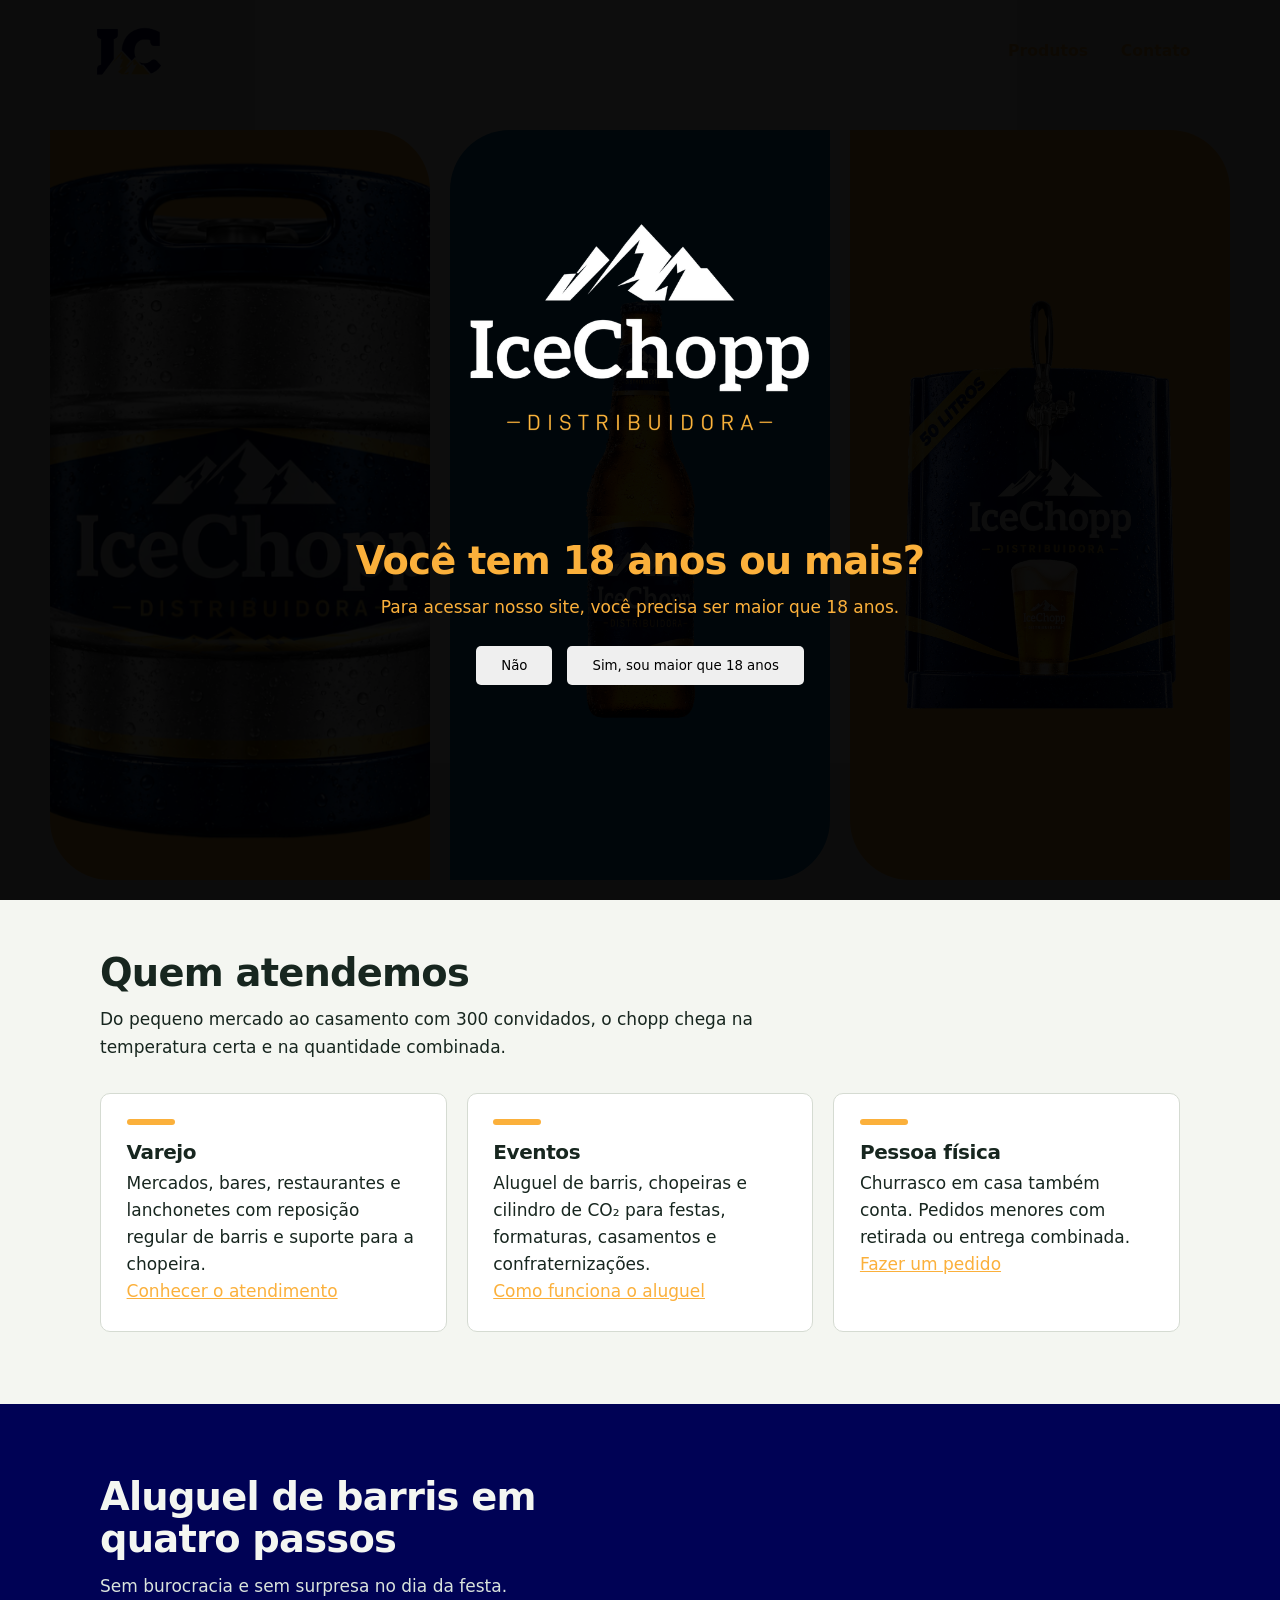
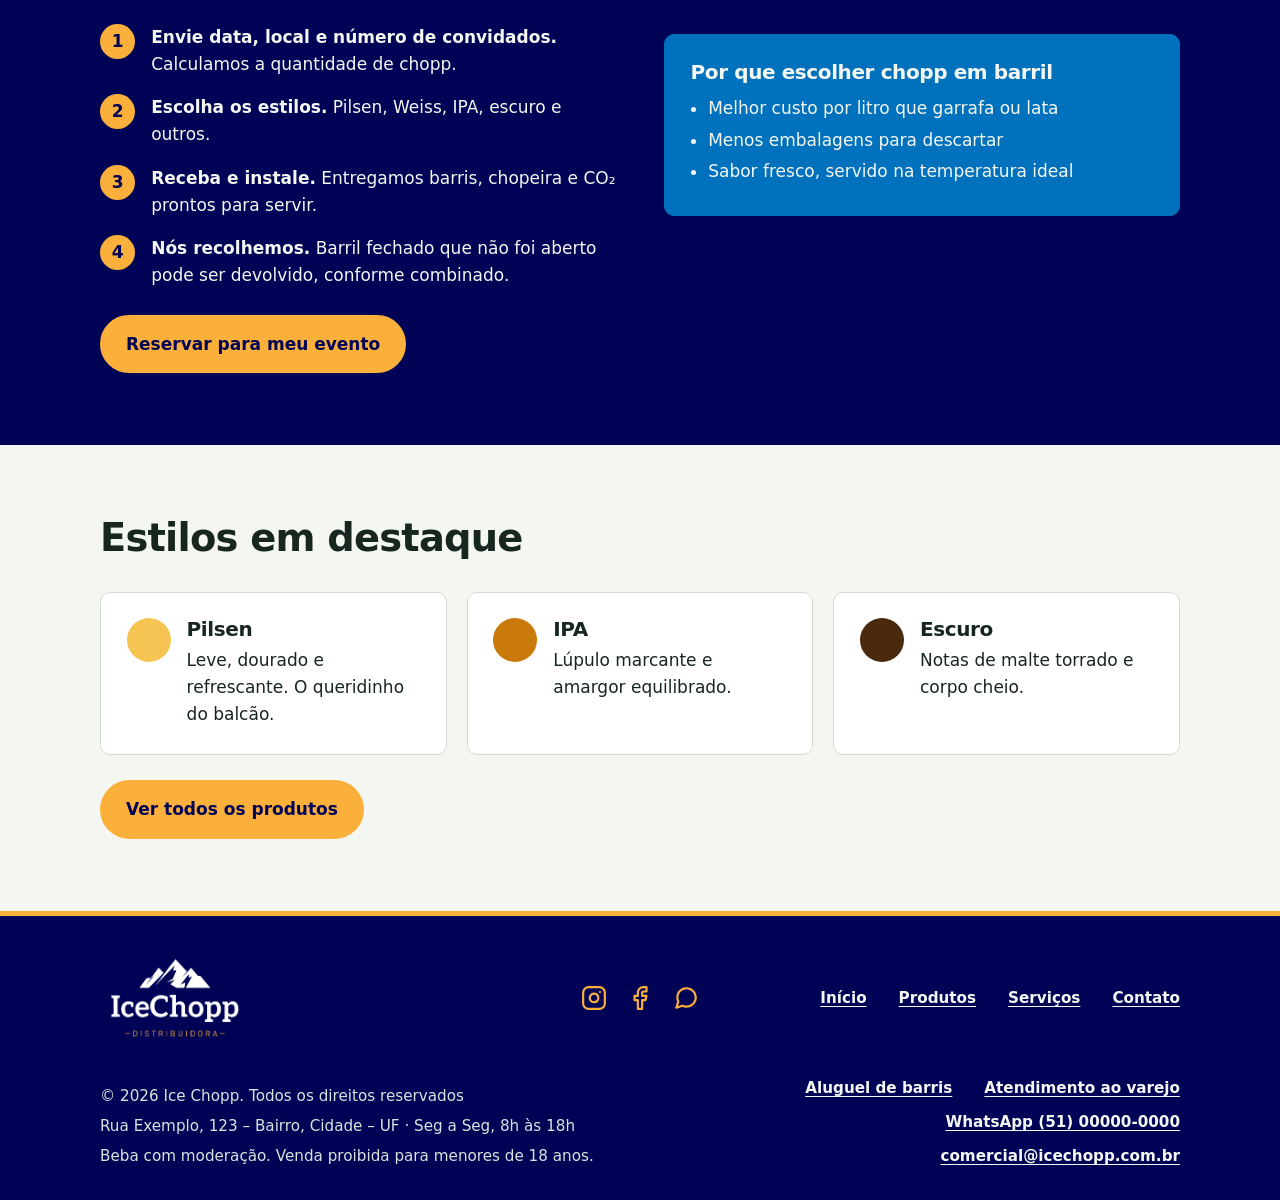
<file: SiteIceChopp/SiteIceChopp/index.html>
<!DOCTYPE html>
<html lang="pt-BR">

<head>
    <meta charset="UTF-8">
    <meta name="viewport" content="width=device-width, initial-scale=1">
    <title>Chopp gelado para varejo e eventos</title>
    <meta name="description"
        content="Distribuidora de chopp: fornecimento para mercados, bares e aluguel de barris para eventos.">

    <link rel="stylesheet" href="css/estilo.css">
    <link rel="stylesheet" href="css/inicio.css">
    <link rel="stylesheet" href="css/galeria.css">
    <link rel="stylesheet" href="css/idade.css">
</head>

<body class="pagina-inicio">
    <div id="verificacao-idade" class="overlay-idade">
        <div class="idade">
            <img id="IChopp" src="./img/logoICescuro.png">

            <h2 id="perguntaIdade">Você tem 18 anos ou mais?</h2>

            <p id="avisoIdade">
                Para acessar nosso site, você precisa ser maior que 18 anos.
            </p>

            <div class="botoes-idade">
                <button onclick="sairSite()">Não</button>
                <button onclick="entrarSite()">Sim, sou maior que 18 anos</button>
            </div>
        </div>
    </div>


    <header class="topo">
        <div class="wrap">
            <img class="marca" src="img/LogoMinAzul.png" alt="logo">
            <nav aria-label="Principal">
                <ul class="menu">
                    <!--<li><a href="index.html" aria-current="page">Início</a></li>-->
                    <li><a href="pages/produtos.html">Produtos</a></li>
                    <!--<li><a href="pages/servicos.html">Serviços</a></li>-->
                    <li><a href="pages/contato.html">Contato</a></li>
                </ul>
            </nav>
        </div>
    </header>
    <main>
    <!--
        <section class="hero-galeria">
            <div class="wrap">
                <div class="hero-galeria-txt">
                    <h1>Chopp gelado, do barril até o seu balcão.</h1>
                    <p>Abastecemos mercados, bares e restaurantes com entrega regular, e alugamos barris e chopeiras
                        para o seu evento.</p>
                    <div class="acoes">
                        <a class="btn" href="pages/contato.html">Pedir orçamento</a>
                        <a class="btn sec" href="pages/produtos.html">Ver produtos</a>
                    </div>
                </div>
                -->

                <div class="galeria">
                    <figure class="foto">
                        <img id="imgBarril" src="img/barril.png" alt="Barril de chopp gelado">
                    </figure>
                    <figure class="foto">
                        <img id="imgGarrafa" src="img/garrafa.png" alt="Garrafa de chopp">
                    </figure>
                    <figure class="foto">
                        <img id="imgChopeira" src="img/chopeira.png" alt="Chopeira servindo chopp">
                    </figure>
                </div>
            </div>
        </section>

        <section>
            <div class="wrap">
                <h2>Quem atendemos</h2>
                <p>Do pequeno mercado ao casamento com 300 convidados, o chopp chega na temperatura certa e na
                    quantidade combinada.</p>
                <div class="grade">
                    <article class="cartao">
                        <div class="faixa"></div>
                        <h3>Varejo</h3>
                        <p>Mercados, bares, restaurantes e lanchonetes com reposição regular de barris e suporte para a
                            chopeira.</p>
                        <p><a href="pages/servicos.html#varejo">Conhecer o atendimento</a></p>
                    </article>
                    <article class="cartao">
                        <div class="faixa"></div>
                        <h3>Eventos</h3>
                        <p>Aluguel de barris, chopeiras e cilindro de CO₂ para festas, formaturas, casamentos e
                            confraternizações.</p>
                        <p><a href="pages/servicos.html#eventos">Como funciona o aluguel</a></p>
                    </article>
                    <article class="cartao">
                        <div class="faixa"></div>
                        <h3>Pessoa física</h3>
                        <p>Churrasco em casa também conta. Pedidos menores com retirada ou entrega combinada.</p>
                        <p><a href="pages/contato.html">Fazer um pedido</a></p>
                    </article>
                </div>
            </div>
        </section>

        <section class="escuro">
            <div class="wrap duas">
                <div>
                    <h2>Aluguel de barris em quatro passos</h2>
                    <p>Sem burocracia e sem surpresa no dia da festa.</p>
                    <ol class="passos">
                        <li><strong>Envie data, local e número de convidados.</strong> Calculamos a quantidade de chopp.
                        </li>
                        <li><strong>Escolha os estilos.</strong> Pilsen, Weiss, IPA, escuro e outros.</li>
                        <li><strong>Receba e instale.</strong> Entregamos barris, chopeira e CO₂ prontos para servir.
                        </li>
                        <li><strong>Nós recolhemos.</strong> Barril fechado que não foi aberto pode ser devolvido,
                            conforme combinado.</li>
                    </ol>
                    <div class="acoes"><a class="btn" href="pages/contato.html">Reservar para meu evento</a></div>
                </div>
                <div class="cartao forte">
                    <h3>Por que escolher chopp em barril</h3>
                    <ul>
                        <li>Melhor custo por litro que garrafa ou lata</li>
                        <li>Menos embalagens para descartar</li>
                        <li>Sabor fresco, servido na temperatura ideal</li>
                    </ul>
                </div>
            </div>
        </section>

        <section>
            <div class="wrap">
                <h2>Estilos em destaque</h2>
                <div class="grade">
                    <article class="cartao estilo"><span class="gota" style="background:#F6C453"></span>
                        <div>
                            <h3>Pilsen</h3>
                            <p>Leve, dourado e refrescante. O queridinho do balcão.</p>
                        </div>
                    </article>
                    <article class="cartao estilo"><span class="gota" style="background:#C97A0A"></span>
                        <div>
                            <h3>IPA</h3>
                            <p>Lúpulo marcante e amargor equilibrado.</p>
                        </div>
                    </article>
                    <article class="cartao estilo"><span class="gota" style="background:#4a2a0e"></span>
                        <div>
                            <h3>Escuro</h3>
                            <p>Notas de malte torrado e corpo cheio.</p>
                        </div>
                    </article>
                </div>
                <div class="acoes"><a class="btn" href="pages/produtos.html">Ver todos
                        os
                        produtos</a></div>
            </div>
        </section>
    </main>
    <footer class="rodape">
        <div class="wrap">
            <div class="rodape-topo">
                <a class="rodape-marca" href="index.html">
                    <img src="img/logoICescuro.png" alt="Ice Chopp Distribuidora">
                </a>

                <ul class="rodape-redes" aria-label="Redes sociais">
                    <li><a href="https://www.instagram.com/" target="_blank" rel="noopener" aria-label="Instagram"><svg viewBox="0 0 24 24" aria-hidden="true"><rect x="2" y="2" width="20" height="20" rx="5" ry="5"/><path d="M16 11.37A4 4 0 1 1 12.63 8 4 4 0 0 1 16 11.37z"/><line x1="17.5" y1="6.5" x2="17.51" y2="6.5"/></svg></a></li>
                    <li><a href="https://www.facebook.com/" target="_blank" rel="noopener" aria-label="Facebook"><svg viewBox="0 0 24 24" aria-hidden="true"><path d="M18 2h-3a5 5 0 0 0-5 5v3H7v4h3v8h4v-8h3l1-4h-4V7a1 1 0 0 1 1-1h3z"/></svg></a></li>
                    <li><a href="https://wa.me/5500000000000" target="_blank" rel="noopener" aria-label="WhatsApp"><svg viewBox="0 0 24 24" aria-hidden="true"><path d="M21 11.5a8.38 8.38 0 0 1-.9 3.8 8.5 8.5 0 0 1-7.6 4.7 8.38 8.38 0 0 1-3.8-.9L3 21l1.9-5.7a8.38 8.38 0 0 1-.9-3.8 8.5 8.5 0 0 1 4.7-7.6 8.38 8.38 0 0 1 3.8-.9h.5a8.48 8.48 0 0 1 8 8v.5z"/></svg></a></li>
                </ul>

                <nav aria-label="Rodapé">
                    <ul class="rodape-links">
                        <li><a href="index.html">Início</a></li>
                        <li><a href="pages/produtos.html">Produtos</a></li>
                        <li><a href="pages/servicos.html">Serviços</a></li>
                        <li><a href="pages/contato.html">Contato</a></li>
                    </ul>
                </nav>
            </div>

            <div class="rodape-base">
                <div class="rodape-legal">
                    <p>© 2026 Ice Chopp. Todos os direitos reservados</p>
                    <p>Rua Exemplo, 123 – Bairro, Cidade – UF · Seg a Seg, 8h às 18h</p>
                    <p>Beba com moderação. Venda proibida para menores de 18 anos.</p>
                </div>

                <ul class="rodape-links">
                    <li><a href="pages/servicos.html#eventos">Aluguel de barris</a></li>
                    <li><a href="pages/servicos.html#varejo">Atendimento ao varejo</a></li>
                    <li><a href="https://wa.me/5500000000000" target="_blank" rel="noopener">WhatsApp (51) 00000-0000</a></li>
                    <li><a href="mailto:comercial@icechopp.com.br">comercial@icechopp.com.br</a></li>
                </ul>
            </div>
        </div>
    </footer>
    <script src="./javascript/idade.js"></script>
</body>

</html>
</file>
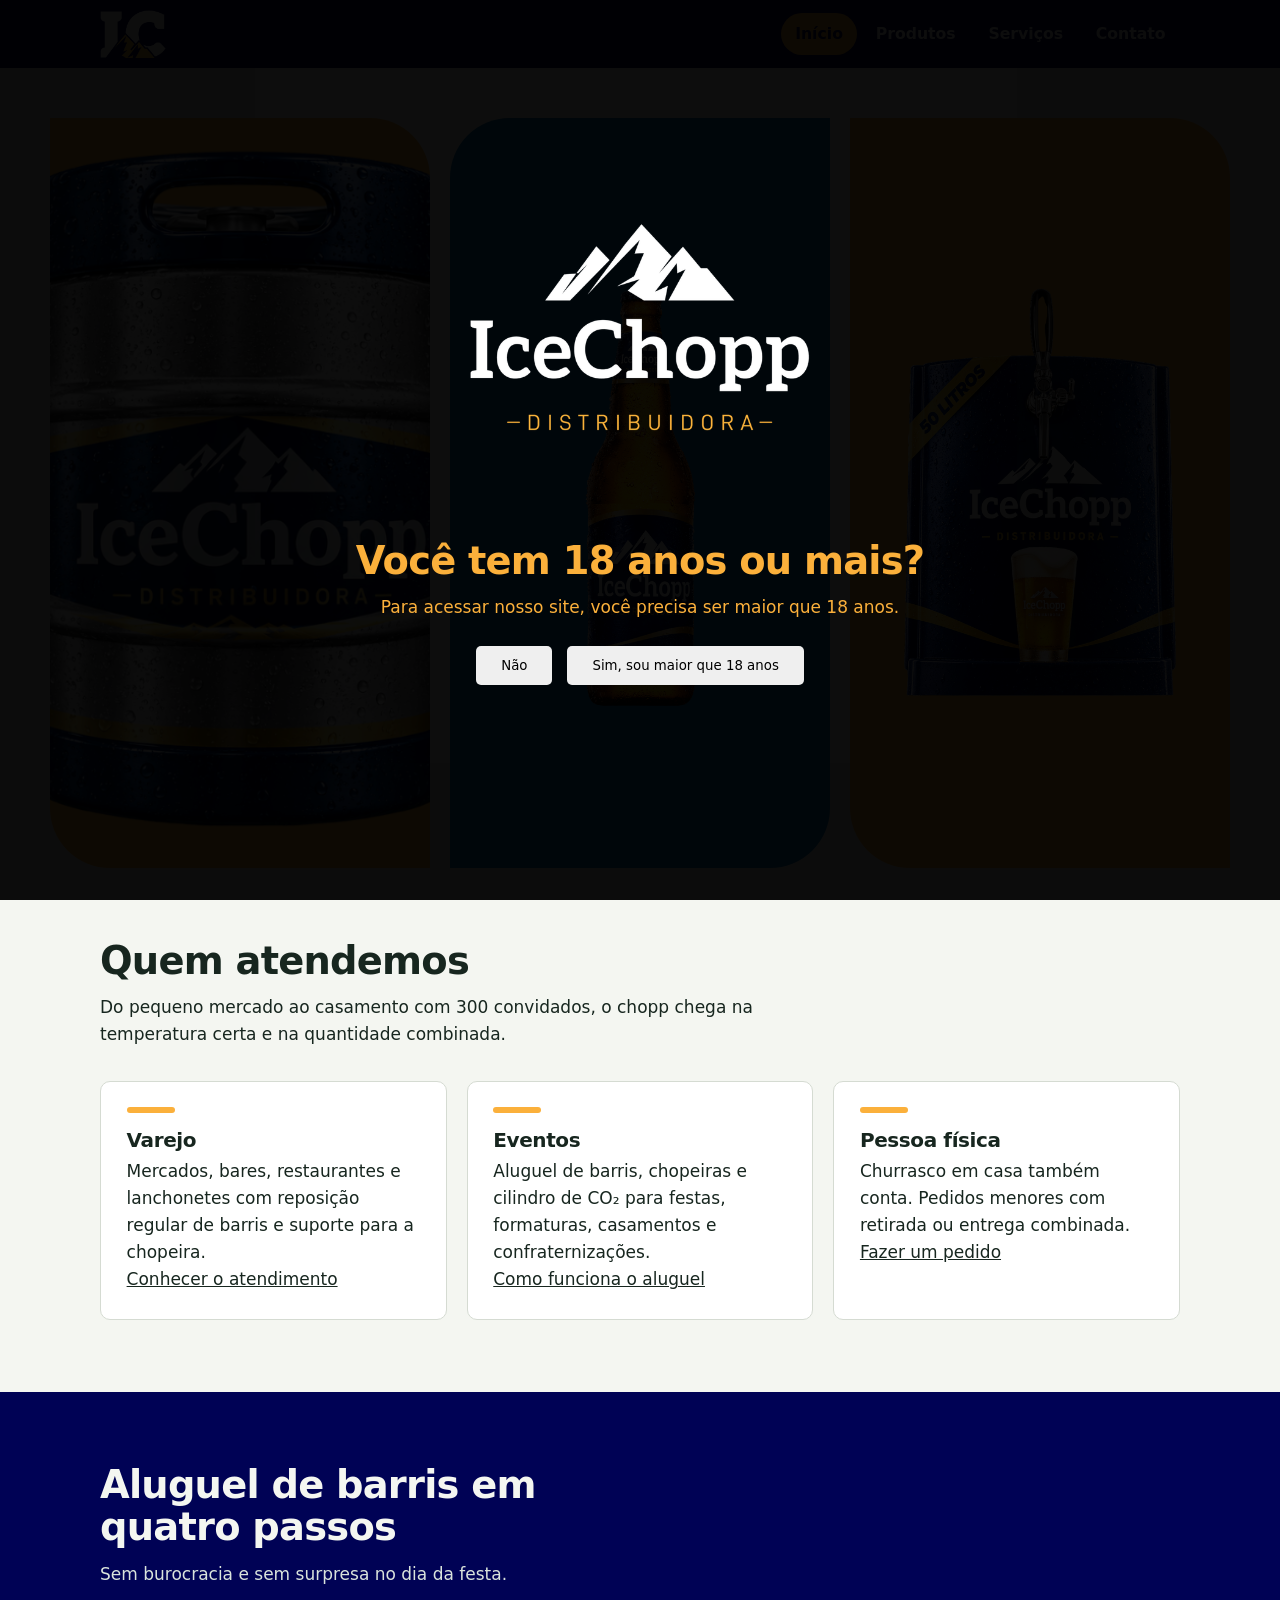
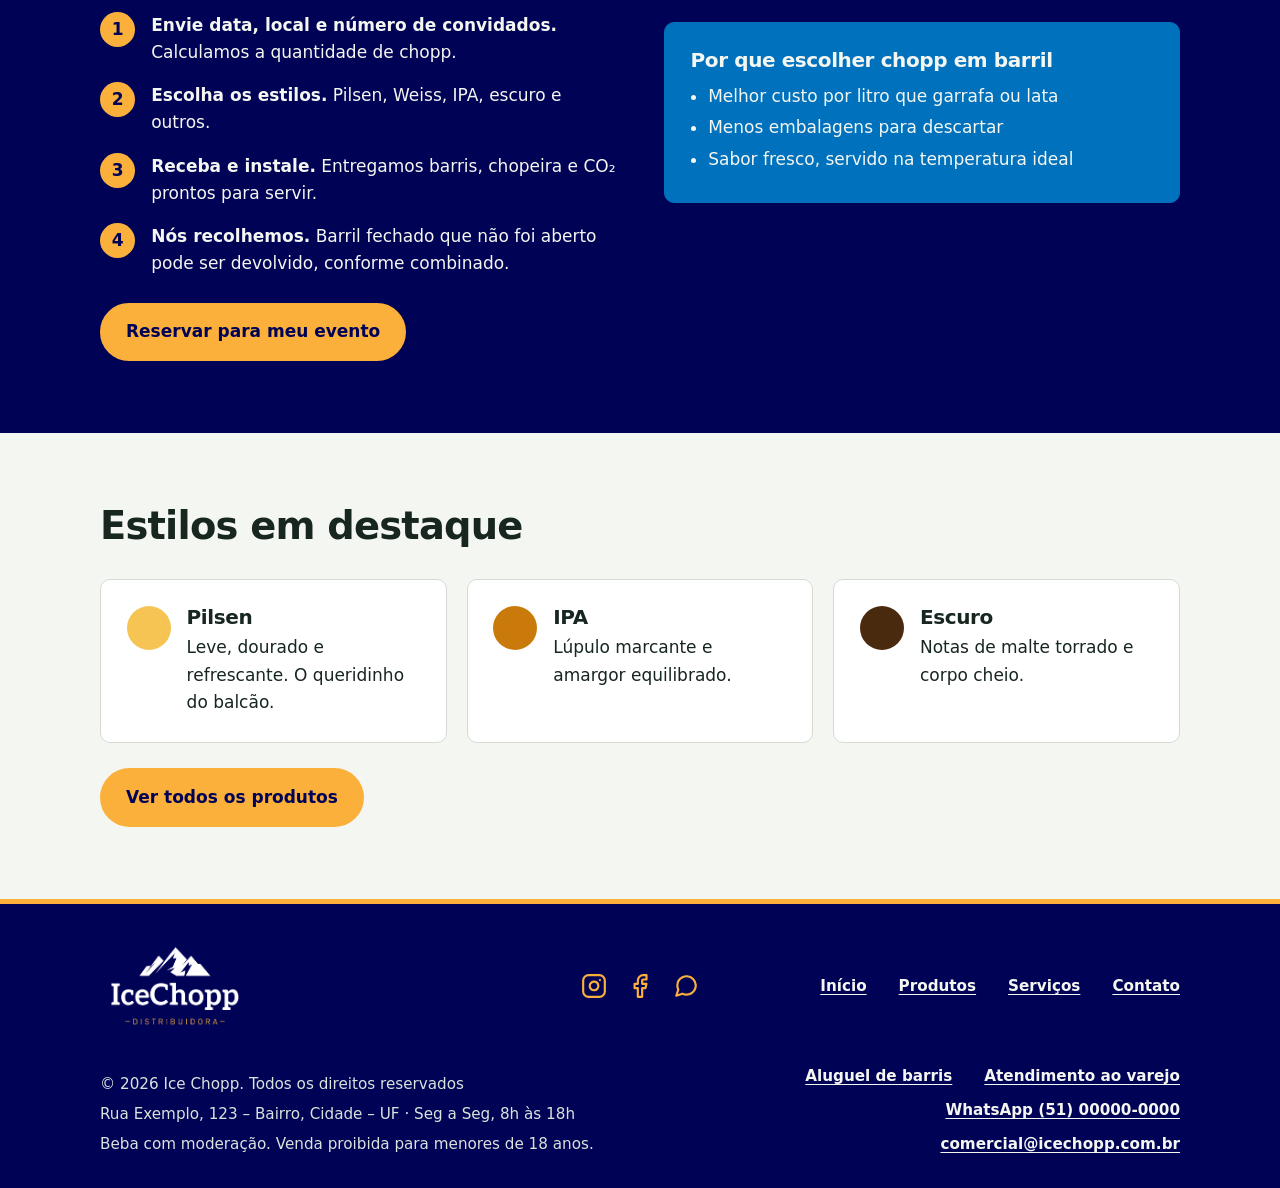
<file: SiteIceChopp/SiteIceChopp_atualizado/SiteIceChopp/index.html>
<!DOCTYPE html>
<html lang="pt-BR">

<head>
    <meta charset="UTF-8">
    <meta name="viewport" content="width=device-width, initial-scale=1">
    <title>Chopp gelado para varejo e eventos</title>
    <meta name="description"
        content="Distribuidora de chopp: fornecimento para mercados, bares e aluguel de barris para eventos.">

    <link rel="stylesheet" href="css/estilo.css">
    <link rel="stylesheet" href="css/inicio.css">
    <link rel="stylesheet" href="css/galeria.css">
    <link rel="stylesheet" href="css/idade.css">
</head>

<body class="pagina-inicio">
    <div id="verificacao-idade" class="overlay-idade">
        <div class="idade">
            <img id="IChopp" src="./img/logoICescuro.png">

            <h2 id="perguntaIdade">Você tem 18 anos ou mais?</h2>

            <p id="avisoIdade">
                Para acessar nosso site, você precisa ser maior que 18 anos.
            </p>

            <div class="botoes-idade">
                <button onclick="sairSite()">Não</button>
                <button onclick="entrarSite()">Sim, sou maior que 18 anos</button>
            </div>
        </div>
    </div>


    <header class="topo">
        <div class="wrap">
            <img class="marca" src="img/logoMinAmarela.png" alt="logo">
            <nav aria-label="Principal">
                <ul class="menu">
                    <li><a href="index.html" aria-current="page">Início</a></li>
                    <li><a href="pages/produtos.html">Produtos</a></li>
                    <li><a href="pages/servicos.html">Serviços</a></li>
                    <li><a href="pages/contato.html">Contato</a></li>
                </ul>
            </nav>
        </div>
    </header>
    <main>
    <!--
        <section class="hero-galeria">
            <div class="wrap">
                <div class="hero-galeria-txt">
                    <h1>Chopp gelado, do barril até o seu balcão.</h1>
                    <p>Abastecemos mercados, bares e restaurantes com entrega regular, e alugamos barris e chopeiras
                        para o seu evento.</p>
                    <div class="acoes">
                        <a class="btn" href="pages/contato.html">Pedir orçamento</a>
                        <a class="btn sec" href="pages/produtos.html">Ver produtos</a>
                    </div>
                </div>
                -->

                <div class="galeria">
                    <figure class="foto">
                        <img id="imgBarril" src="img/barril.png" alt="Barril de chopp gelado">
                    </figure>
                    <figure class="foto">
                        <img id="imgGarrafa" src="img/garrafa.png" alt="Garrafa de chopp">
                    </figure>
                    <figure class="foto">
                        <img id="imgChopeira" src="img/chopeira.png" alt="Chopeira servindo chopp">
                    </figure>
                </div>
            </div>
        </section>

        <section>
            <div class="wrap">
                <h2>Quem atendemos</h2>
                <p>Do pequeno mercado ao casamento com 300 convidados, o chopp chega na temperatura certa e na
                    quantidade combinada.</p>
                <div class="grade">
                    <article class="cartao">
                        <div class="faixa"></div>
                        <h3>Varejo</h3>
                        <p>Mercados, bares, restaurantes e lanchonetes com reposição regular de barris e suporte para a
                            chopeira.</p>
                        <p><a href="pages/servicos.html#varejo">Conhecer o atendimento</a></p>
                    </article>
                    <article class="cartao">
                        <div class="faixa"></div>
                        <h3>Eventos</h3>
                        <p>Aluguel de barris, chopeiras e cilindro de CO₂ para festas, formaturas, casamentos e
                            confraternizações.</p>
                        <p><a href="pages/servicos.html#eventos">Como funciona o aluguel</a></p>
                    </article>
                    <article class="cartao">
                        <div class="faixa"></div>
                        <h3>Pessoa física</h3>
                        <p>Churrasco em casa também conta. Pedidos menores com retirada ou entrega combinada.</p>
                        <p><a href="pages/contato.html">Fazer um pedido</a></p>
                    </article>
                </div>
            </div>
        </section>

        <section class="escuro">
            <div class="wrap duas">
                <div>
                    <h2>Aluguel de barris em quatro passos</h2>
                    <p>Sem burocracia e sem surpresa no dia da festa.</p>
                    <ol class="passos">
                        <li><strong>Envie data, local e número de convidados.</strong> Calculamos a quantidade de chopp.
                        </li>
                        <li><strong>Escolha os estilos.</strong> Pilsen, Weiss, IPA, escuro e outros.</li>
                        <li><strong>Receba e instale.</strong> Entregamos barris, chopeira e CO₂ prontos para servir.
                        </li>
                        <li><strong>Nós recolhemos.</strong> Barril fechado que não foi aberto pode ser devolvido,
                            conforme combinado.</li>
                    </ol>
                    <div class="acoes"><a class="btn" href="pages/contato.html">Reservar para meu evento</a></div>
                </div>
                <div class="cartao forte">
                    <h3>Por que escolher chopp em barril</h3>
                    <ul>
                        <li>Melhor custo por litro que garrafa ou lata</li>
                        <li>Menos embalagens para descartar</li>
                        <li>Sabor fresco, servido na temperatura ideal</li>
                    </ul>
                </div>
            </div>
        </section>

        <section>
            <div class="wrap">
                <h2>Estilos em destaque</h2>
                <div class="grade">
                    <article class="cartao estilo"><span class="gota" style="background:#F6C453"></span>
                        <div>
                            <h3>Pilsen</h3>
                            <p>Leve, dourado e refrescante. O queridinho do balcão.</p>
                        </div>
                    </article>
                    <article class="cartao estilo"><span class="gota" style="background:#C97A0A"></span>
                        <div>
                            <h3>IPA</h3>
                            <p>Lúpulo marcante e amargor equilibrado.</p>
                        </div>
                    </article>
                    <article class="cartao estilo"><span class="gota" style="background:#4a2a0e"></span>
                        <div>
                            <h3>Escuro</h3>
                            <p>Notas de malte torrado e corpo cheio.</p>
                        </div>
                    </article>
                </div>
                <div class="acoes"><a class="btn" href="pages/produtos.html">Ver todos
                        os
                        produtos</a></div>
            </div>
        </section>
    </main>
    <footer class="rodape">
        <div class="wrap">
            <div class="rodape-topo">
                <a class="rodape-marca" href="index.html">
                    <img src="img/logoICescuro.png" alt="Ice Chopp Distribuidora">
                </a>

                <ul class="rodape-redes" aria-label="Redes sociais">
                    <li><a href="https://www.instagram.com/" target="_blank" rel="noopener" aria-label="Instagram"><svg viewBox="0 0 24 24" aria-hidden="true"><rect x="2" y="2" width="20" height="20" rx="5" ry="5"/><path d="M16 11.37A4 4 0 1 1 12.63 8 4 4 0 0 1 16 11.37z"/><line x1="17.5" y1="6.5" x2="17.51" y2="6.5"/></svg></a></li>
                    <li><a href="https://www.facebook.com/" target="_blank" rel="noopener" aria-label="Facebook"><svg viewBox="0 0 24 24" aria-hidden="true"><path d="M18 2h-3a5 5 0 0 0-5 5v3H7v4h3v8h4v-8h3l1-4h-4V7a1 1 0 0 1 1-1h3z"/></svg></a></li>
                    <li><a href="https://wa.me/5500000000000" target="_blank" rel="noopener" aria-label="WhatsApp"><svg viewBox="0 0 24 24" aria-hidden="true"><path d="M21 11.5a8.38 8.38 0 0 1-.9 3.8 8.5 8.5 0 0 1-7.6 4.7 8.38 8.38 0 0 1-3.8-.9L3 21l1.9-5.7a8.38 8.38 0 0 1-.9-3.8 8.5 8.5 0 0 1 4.7-7.6 8.38 8.38 0 0 1 3.8-.9h.5a8.48 8.48 0 0 1 8 8v.5z"/></svg></a></li>
                </ul>

                <nav aria-label="Rodapé">
                    <ul class="rodape-links">
                        <li><a href="index.html">Início</a></li>
                        <li><a href="pages/produtos.html">Produtos</a></li>
                        <li><a href="pages/servicos.html">Serviços</a></li>
                        <li><a href="pages/contato.html">Contato</a></li>
                    </ul>
                </nav>
            </div>

            <div class="rodape-base">
                <div class="rodape-legal">
                    <p>© 2026 Ice Chopp. Todos os direitos reservados</p>
                    <p>Rua Exemplo, 123 – Bairro, Cidade – UF · Seg a Seg, 8h às 18h</p>
                    <p>Beba com moderação. Venda proibida para menores de 18 anos.</p>
                </div>

                <ul class="rodape-links">
                    <li><a href="pages/servicos.html#eventos">Aluguel de barris</a></li>
                    <li><a href="pages/servicos.html#varejo">Atendimento ao varejo</a></li>
                    <li><a href="https://wa.me/5500000000000" target="_blank" rel="noopener">WhatsApp (51) 00000-0000</a></li>
                    <li><a href="mailto:comercial@icechopp.com.br">comercial@icechopp.com.br</a></li>
                </ul>
            </div>
        </div>
    </footer>
    <script src="./javascript/idade.js"></script>
</body>

</html>
</file>
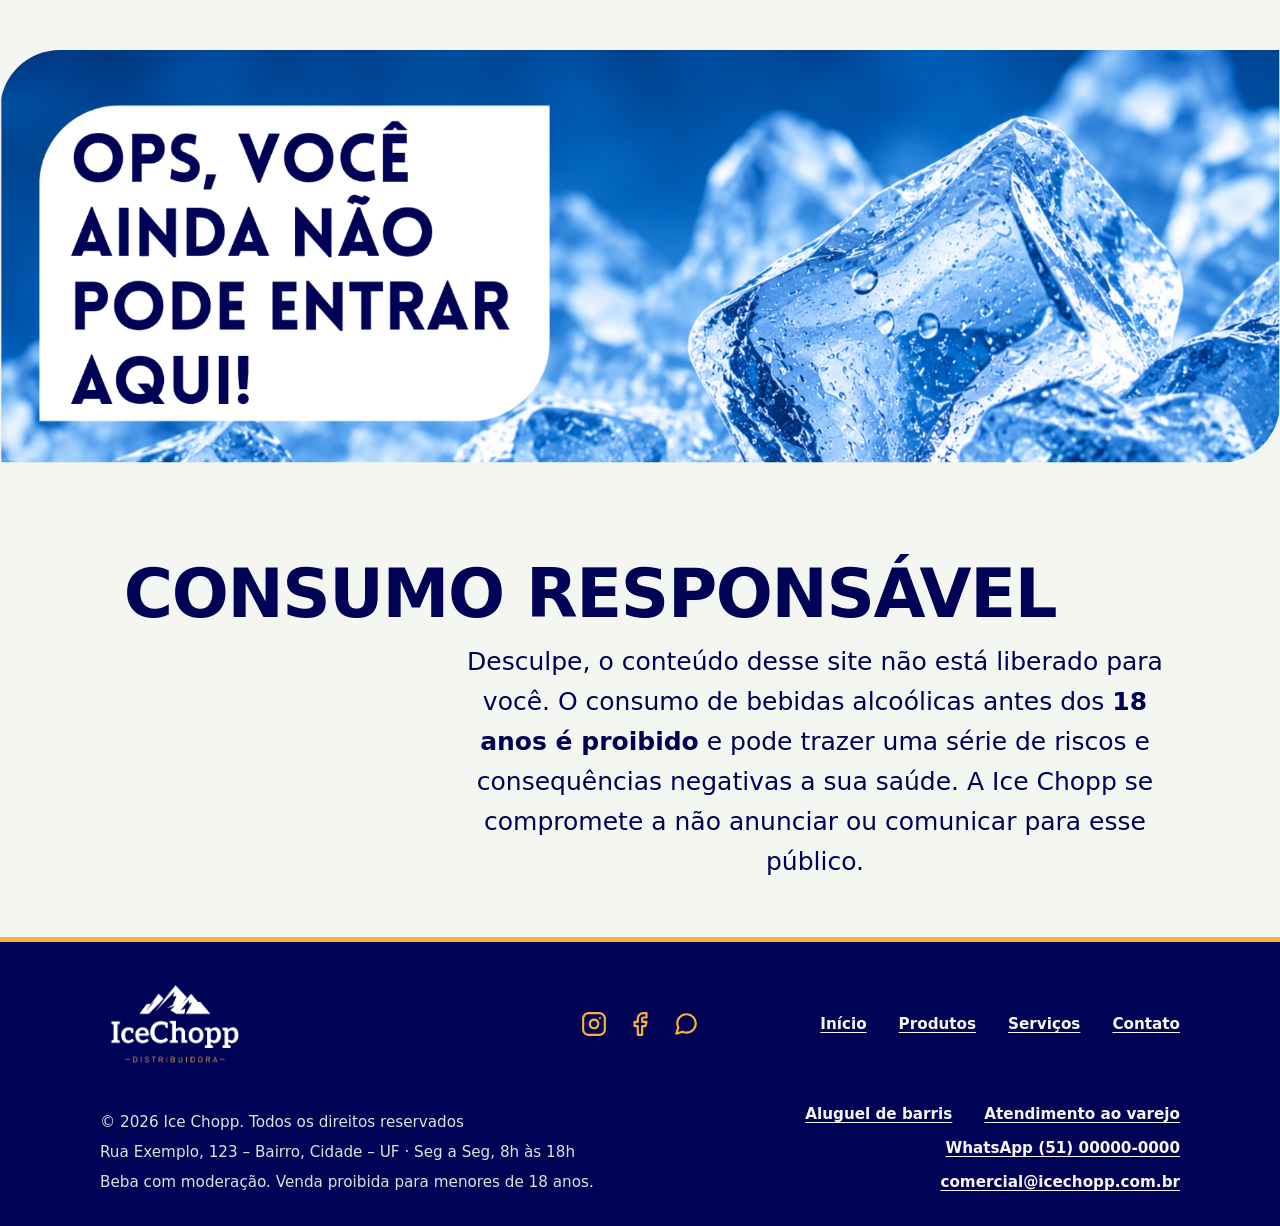
<file: SiteIceChopp/SiteIceChopp/pages/acessoNegado.html>
<!DOCTYPE html>
<html lang="pt-BR">

<head>
    <meta charset="UTF-8">
    <meta name="viewport" content="width=device-width, initial-scale=1">
    <title>Acesso negado | Ice Chopp</title>

    <link rel="stylesheet" href="../css/estilo.css">
    <link rel="stylesheet" href="../css/acessoNegado.css">
</head>

<body id="BDacessoNegado" class="pagina-negado">

    <header>

    </header>
    <div id="acessoNegado" class="orverlay-negado">
        <div class="caixaNegado">
            <img id="bannerAN" src="../img/BannerAcessoNegado.png">
        </div>
    </div>

    <div class="TextoEx">
        <h1 class="h1text">CONSUMO RESPONSÁVEL</h1>
        <p class="ptext">Desculpe, o conteúdo desse site não está liberado para você.
            O consumo de bebidas alcoólicas antes dos <strong>18 anos é proibido</strong> e pode trazer uma série de riscos e
            consequências negativas a sua saúde.
            A Ice Chopp se compromete a não anunciar ou comunicar para esse público.</p>
    </div>
    <br/>
    <br/>
    <footer class="rodape">
        <div class="wrap">
            <div class="rodape-topo">
                <a class="rodape-marca" href="../index.html">
                    <img src="../img/logoICescuro.png" alt="Ice Chopp Distribuidora">
                </a>

                <ul class="rodape-redes" aria-label="Redes sociais">
                    <li><a href="https://www.instagram.com/" target="_blank" rel="noopener" aria-label="Instagram"><svg viewBox="0 0 24 24" aria-hidden="true"><rect x="2" y="2" width="20" height="20" rx="5" ry="5"/><path d="M16 11.37A4 4 0 1 1 12.63 8 4 4 0 0 1 16 11.37z"/><line x1="17.5" y1="6.5" x2="17.51" y2="6.5"/></svg></a></li>
                    <li><a href="https://www.facebook.com/" target="_blank" rel="noopener" aria-label="Facebook"><svg viewBox="0 0 24 24" aria-hidden="true"><path d="M18 2h-3a5 5 0 0 0-5 5v3H7v4h3v8h4v-8h3l1-4h-4V7a1 1 0 0 1 1-1h3z"/></svg></a></li>
                    <li><a href="https://wa.me/5500000000000" target="_blank" rel="noopener" aria-label="WhatsApp"><svg viewBox="0 0 24 24" aria-hidden="true"><path d="M21 11.5a8.38 8.38 0 0 1-.9 3.8 8.5 8.5 0 0 1-7.6 4.7 8.38 8.38 0 0 1-3.8-.9L3 21l1.9-5.7a8.38 8.38 0 0 1-.9-3.8 8.5 8.5 0 0 1 4.7-7.6 8.38 8.38 0 0 1 3.8-.9h.5a8.48 8.48 0 0 1 8 8v.5z"/></svg></a></li>
                </ul>

                <nav aria-label="Rodapé">
                    <ul class="rodape-links">
                        <li><a href="../index.html">Início</a></li>
                        <li><a href="produtos.html">Produtos</a></li>
                        <li><a href="servicos.html">Serviços</a></li>
                        <li><a href="contato.html">Contato</a></li>
                    </ul>
                </nav>
            </div>

            <div class="rodape-base">
                <div class="rodape-legal">
                    <p>© 2026 Ice Chopp. Todos os direitos reservados</p>
                    <p>Rua Exemplo, 123 – Bairro, Cidade – UF · Seg a Seg, 8h às 18h</p>
                    <p>Beba com moderação. Venda proibida para menores de 18 anos.</p>
                </div>

                <ul class="rodape-links">
                    <li><a href="servicos.html#eventos">Aluguel de barris</a></li>
                    <li><a href="servicos.html#varejo">Atendimento ao varejo</a></li>
                    <li><a href="https://wa.me/5500000000000" target="_blank" rel="noopener">WhatsApp (51) 00000-0000</a></li>
                    <li><a href="mailto:comercial@icechopp.com.br">comercial@icechopp.com.br</a></li>
                </ul>
            </div>
        </div>
    </footer>
</body>

</html>
</file>
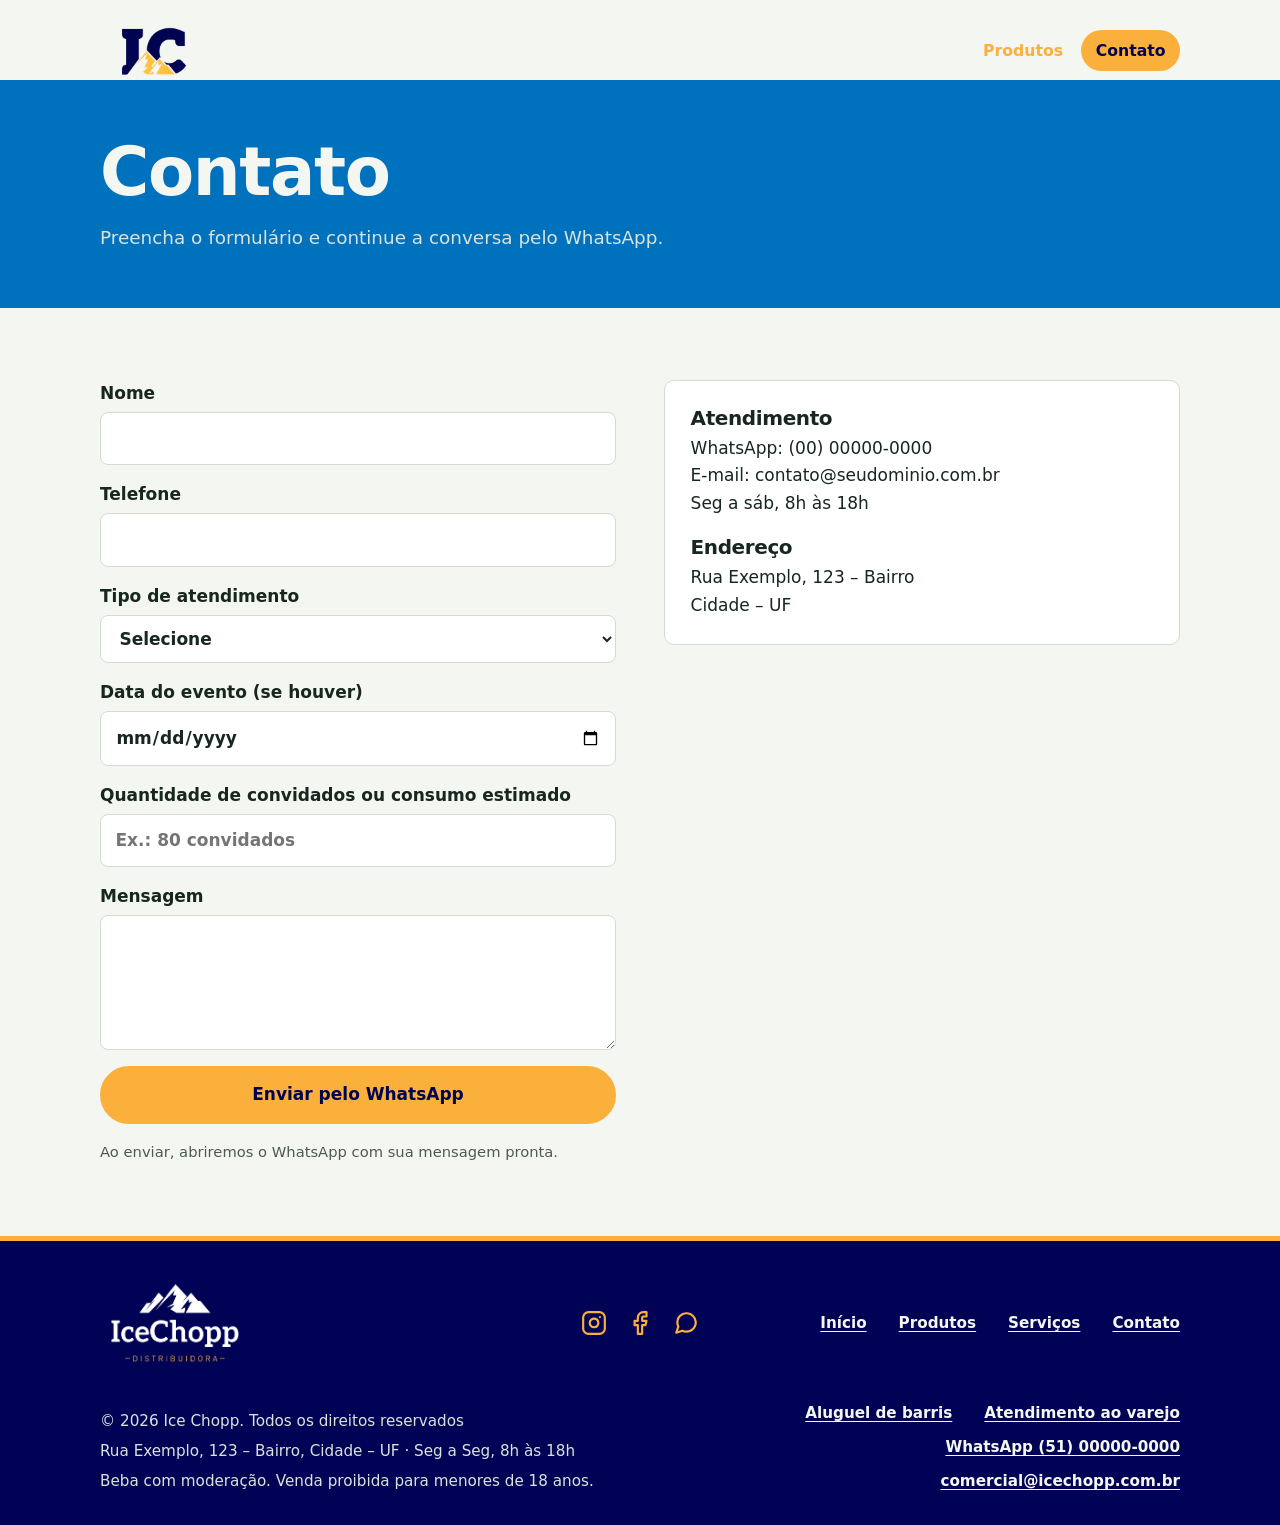
<file: SiteIceChopp/SiteIceChopp/pages/contato.html>
<!DOCTYPE html>
<html lang="pt-BR">

<head>
  <meta charset="UTF-8">
  <meta name="viewport" content="width=device-width, initial-scale=1">
  <title>Contato | Sua Distribuidora</title>
  <meta name="description" content="Peça um orçamento de chopp para o seu negócio ou evento.">

    <link rel="stylesheet" href="../css/estilo.css">
    <link rel="stylesheet" href="../css/contato.css">
</head>

<body class="pagina-contato">
  <header class="topo">
    <div class="wrap">
      <a href="../index.html">
        <img class="marca" src="../img/LogoMinAzul.png" alt="logo">
      </a>
      <nav aria-label="Principal">
        <ul class="menu">
          <!--<li><a href="../index.html">Início</a></li>-->
          <li><a href="./produtos.html">Produtos</a></li>
          <!--<li><a href="./servicos.html">Serviços</a></li>-->
          <li><a href="./contato.html" aria-current="page">Contato</a></li>
        </ul>
      </nav>
    </div>
  </header>
  <main>
    <section class="pagina-topo">
      <div class="wrap">
        <h1>Contato</h1>
        <p>Preencha o formulário e continue a conversa pelo WhatsApp.</p>
      </div>
    </section>
    <section>
      <div class="wrap duas">
        <form id="form-orcamento">
          <label>Nome<input name="nome" required autocomplete="name"></label>
          <label>Telefone<input name="tel" type="tel" required autocomplete="tel"></label>
          <label>Tipo de atendimento
            <select name="tipo" required>
              <option value="">Selecione</option>
              <option>Varejo (mercado, bar, restaurante)</option>
              <option>Evento (aluguel de barris)</option>
              <option>Pessoa física</option>
            </select>
          </label>
          <label>Data do evento (se houver)<input name="data" type="date"></label>
          <label>Quantidade de convidados ou consumo estimado<input name="qtd" placeholder="Ex.: 80 convidados"></label>
          <label>Mensagem<textarea name="msg" rows="4"></textarea></label>
          <button class="btn" type="submit">Enviar pelo WhatsApp</button>
          <p class="nota">Ao enviar, abriremos o WhatsApp com sua mensagem pronta.</p>
        </form>
        <div class="cartao">
          <h3>Atendimento</h3>
          <p>WhatsApp: (00) 00000-0000<br>E-mail: contato@seudominio.com.br<br>Seg a sáb, 8h às 18h</p>
          <h3>Endereço</h3>
          <p>Rua Exemplo, 123 – Bairro<br>Cidade – UF</p>
        </div>
      </div>
    </section>
  </main>
    <footer class="rodape">
        <div class="wrap">
            <div class="rodape-topo">
                <a class="rodape-marca" href="../index.html">
                    <img src="../img/logoICescuro.png" alt="Ice Chopp Distribuidora">
                </a>

                <ul class="rodape-redes" aria-label="Redes sociais">
                    <li><a href="https://www.instagram.com/" target="_blank" rel="noopener" aria-label="Instagram"><svg viewBox="0 0 24 24" aria-hidden="true"><rect x="2" y="2" width="20" height="20" rx="5" ry="5"/><path d="M16 11.37A4 4 0 1 1 12.63 8 4 4 0 0 1 16 11.37z"/><line x1="17.5" y1="6.5" x2="17.51" y2="6.5"/></svg></a></li>
                    <li><a href="https://www.facebook.com/" target="_blank" rel="noopener" aria-label="Facebook"><svg viewBox="0 0 24 24" aria-hidden="true"><path d="M18 2h-3a5 5 0 0 0-5 5v3H7v4h3v8h4v-8h3l1-4h-4V7a1 1 0 0 1 1-1h3z"/></svg></a></li>
                    <li><a href="https://wa.me/5500000000000" target="_blank" rel="noopener" aria-label="WhatsApp"><svg viewBox="0 0 24 24" aria-hidden="true"><path d="M21 11.5a8.38 8.38 0 0 1-.9 3.8 8.5 8.5 0 0 1-7.6 4.7 8.38 8.38 0 0 1-3.8-.9L3 21l1.9-5.7a8.38 8.38 0 0 1-.9-3.8 8.5 8.5 0 0 1 4.7-7.6 8.38 8.38 0 0 1 3.8-.9h.5a8.48 8.48 0 0 1 8 8v.5z"/></svg></a></li>
                </ul>

                <nav aria-label="Rodapé">
                    <ul class="rodape-links">
                        <li><a href="../index.html">Início</a></li>
                        <li><a href="produtos.html">Produtos</a></li>
                        <li><a href="servicos.html">Serviços</a></li>
                        <li><a href="contato.html">Contato</a></li>
                    </ul>
                </nav>
            </div>

            <div class="rodape-base">
                <div class="rodape-legal">
                    <p>© 2026 Ice Chopp. Todos os direitos reservados</p>
                    <p>Rua Exemplo, 123 – Bairro, Cidade – UF · Seg a Seg, 8h às 18h</p>
                    <p>Beba com moderação. Venda proibida para menores de 18 anos.</p>
                </div>

                <ul class="rodape-links">
                    <li><a href="servicos.html#eventos">Aluguel de barris</a></li>
                    <li><a href="servicos.html#varejo">Atendimento ao varejo</a></li>
                    <li><a href="https://wa.me/5500000000000" target="_blank" rel="noopener">WhatsApp (51) 00000-0000</a></li>
                    <li><a href="mailto:comercial@icechopp.com.br">comercial@icechopp.com.br</a></li>
                </ul>
            </div>
        </div>
    </footer>
  <script>
    // Troque pelo número real, com DDI e DDD, só dígitos. Ex.: 5554999999999
    const NUMERO = "5500000000000";
    document.getElementById("form-orcamento").addEventListener("submit", e => {
      e.preventDefault();
      const f = new FormData(e.target);
      const linhas = [
        "Olá! Gostaria de um orçamento.",
        "Nome: " + f.get("nome"),
        "Telefone: " + f.get("tel"),
        "Atendimento: " + f.get("tipo"),
        f.get("data") ? "Data: " + f.get("data").split("-").reverse().join("/") : "",
        f.get("qtd") ? "Quantidade: " + f.get("qtd") : "",
        f.get("msg") ? "Mensagem: " + f.get("msg") : ""
      ].filter(Boolean).join("\n");
      window.open("https://wa.me/" + NUMERO + "?text=" + encodeURIComponent(linhas), "_blank");
    });
  </script>
</body>

</html>
</file>
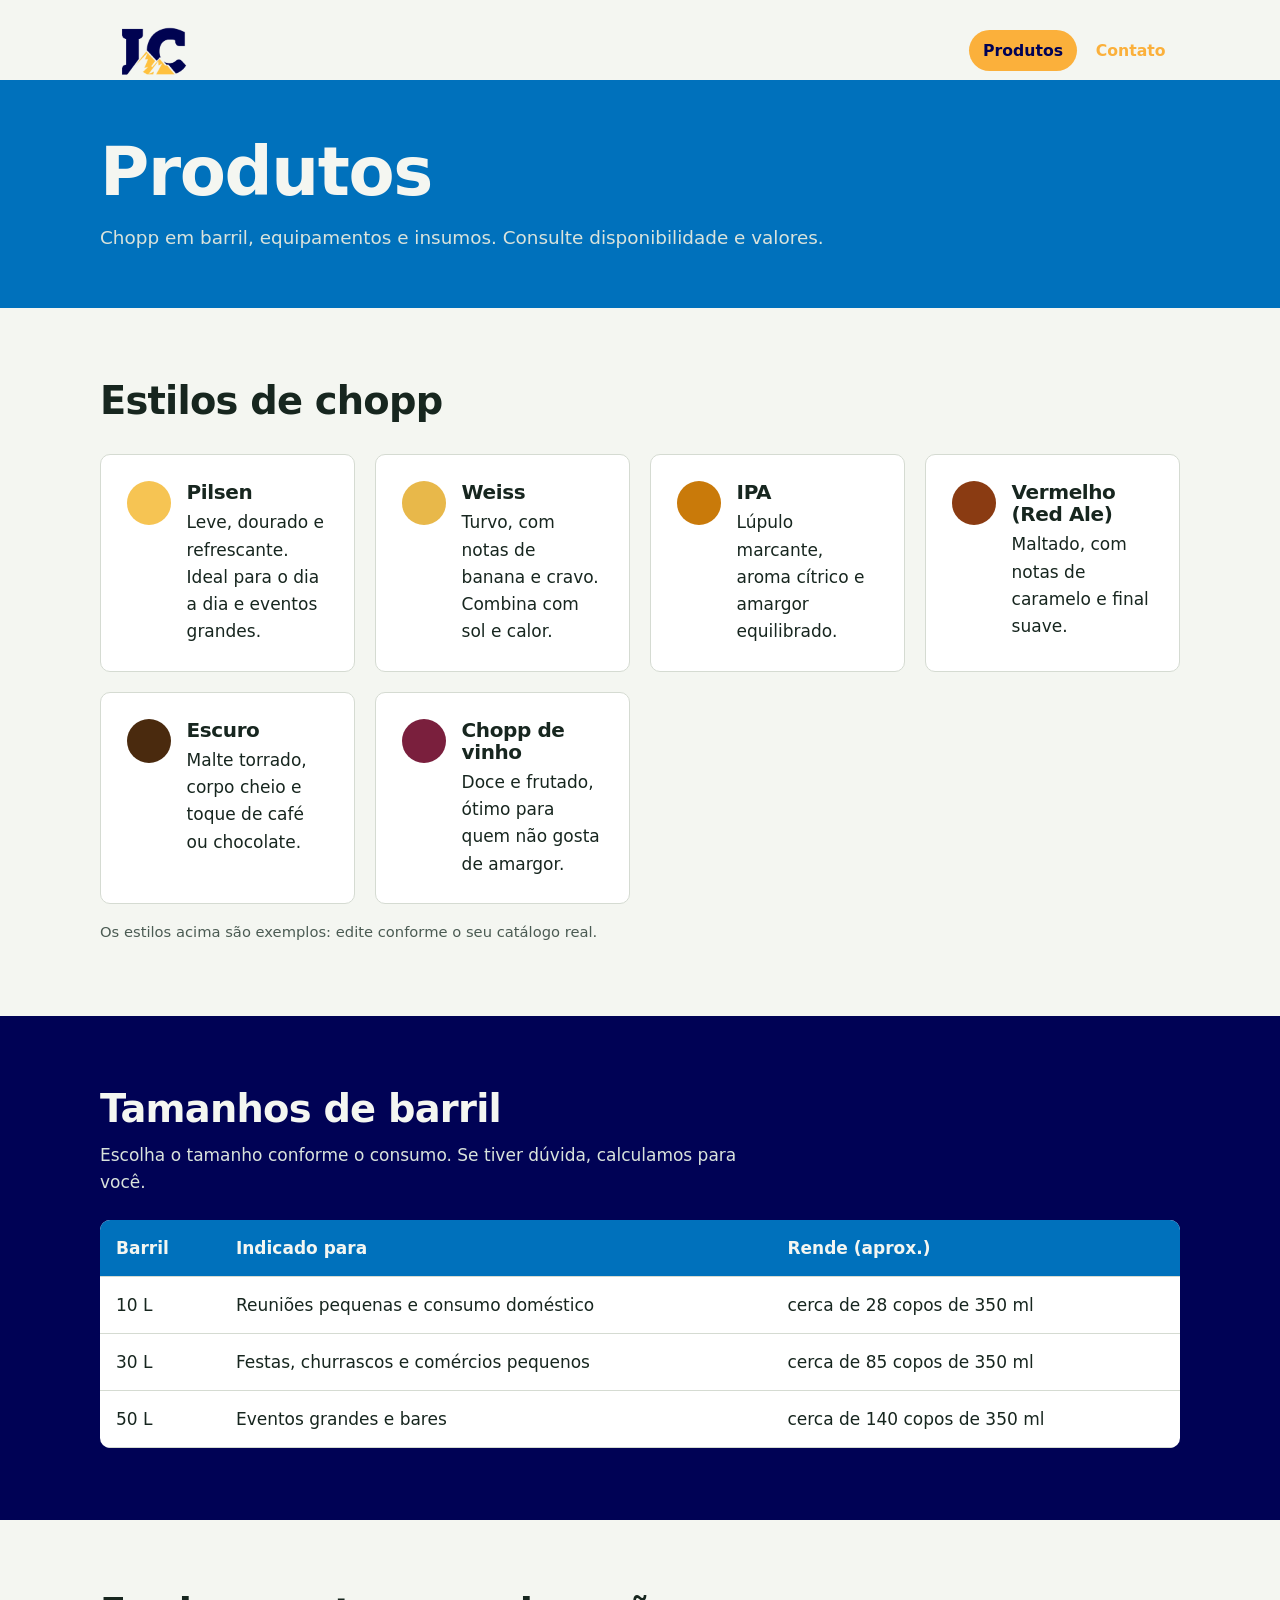
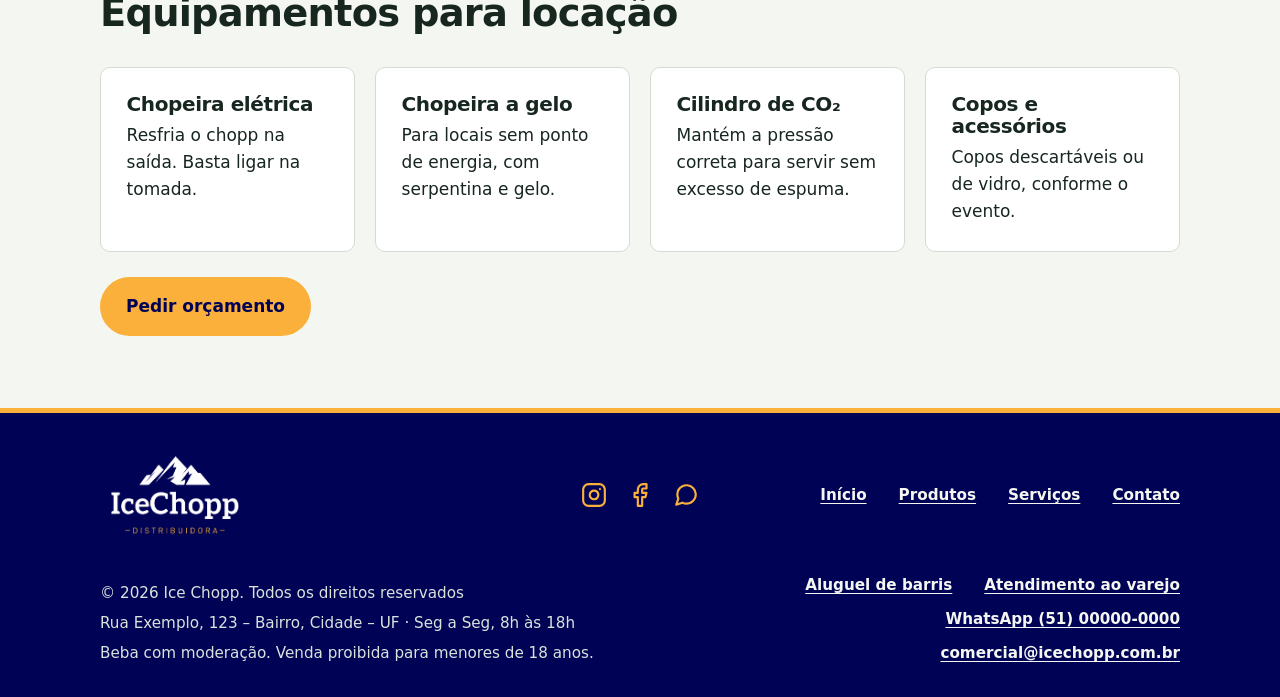
<file: SiteIceChopp/SiteIceChopp/pages/produtos.html>
<!DOCTYPE html>
<html lang="pt-BR">

<head>
    <meta charset="UTF-8">
    <meta name="viewport" content="width=device-width, initial-scale=1">
    <title>Produtos | Ice Chopp</title>
    <meta name="description" content="Estilos de chopp, tamanhos de barril e equipamentos para locação.">

    <link rel="stylesheet" href="../css/estilo.css">
    <link rel="stylesheet" href="../css/produtos.css">
</head>

<body class="pagina-produtos">
    <header class="topo">
        <div class="wrap">
            <a href="../index.html">
                <img class="marca" src="../img/LogoMinAzul.png" alt="logo">
              </a>
            <nav aria-label="Principal">
                <ul class="menu">
                    <!--<li><a href="../index.html">Início</a></li>-->
                    <li><a href="./produtos.html" aria-current="page">Produtos</a></li>
                    <!--<li><a href="./servicos.html">Serviços</a></li>-->
                    <li><a href="./contato.html">Contato</a></li>
                </ul>
            </nav>
        </div>
    </header>
    <main>
        <section class="pagina-topo">
            <div class="wrap">
                <h1>Produtos</h1>
                <p>Chopp em barril, equipamentos e insumos. Consulte disponibilidade e valores.</p>
            </div>
        </section>

        <section>
            <div class="wrap">
                <h2>Estilos de chopp</h2>
                <div class="grade">
                    <article class="cartao estilo"><span class="gota" style="background:#F6C453"></span>
                        <div>
                            <h3>Pilsen</h3>
                            <p>Leve, dourado e refrescante. Ideal para o dia a dia e eventos grandes.</p>
                        </div>
                    </article>
                    <article class="cartao estilo"><span class="gota" style="background:#E8B84A"></span>
                        <div>
                            <h3>Weiss</h3>
                            <p>Turvo, com notas de banana e cravo. Combina com sol e calor.</p>
                        </div>
                    </article>
                    <article class="cartao estilo"><span class="gota" style="background:#C97A0A"></span>
                        <div>
                            <h3>IPA</h3>
                            <p>Lúpulo marcante, aroma cítrico e amargor equilibrado.</p>
                        </div>
                    </article>
                    <article class="cartao estilo"><span class="gota" style="background:#8a3b12"></span>
                        <div>
                            <h3>Vermelho (Red Ale)</h3>
                            <p>Maltado, com notas de caramelo e final suave.</p>
                        </div>
                    </article>
                    <article class="cartao estilo"><span class="gota" style="background:#4a2a0e"></span>
                        <div>
                            <h3>Escuro</h3>
                            <p>Malte torrado, corpo cheio e toque de café ou chocolate.</p>
                        </div>
                    </article>
                    <article class="cartao estilo"><span class="gota" style="background:#7a1f3d"></span>
                        <div>
                            <h3>Chopp de vinho</h3>
                            <p>Doce e frutado, ótimo para quem não gosta de amargor.</p>
                        </div>
                    </article>
                </div>
                <p class="nota">Os estilos acima são exemplos: edite conforme o seu catálogo
                    real.</p>
            </div>
        </section>

        <section class="escuro">
            <div class="wrap">
                <h2>Tamanhos de barril</h2>
                <p>Escolha o tamanho conforme o consumo. Se tiver dúvida, calculamos para você.</p>
                <div class="rolagem">
                    <table>
                        <thead>
                            <tr>
                                <th>Barril</th>
                                <th>Indicado para</th>
                                <th>Rende (aprox.)</th>
                            </tr>
                        </thead>
                        <tbody>
                            <tr>
                                <td>10 L</td>
                                <td>Reuniões pequenas e consumo doméstico</td>
                                <td>cerca de 28 copos de 350 ml</td>
                            </tr>
                            <tr>
                                <td>30 L</td>
                                <td>Festas, churrascos e comércios pequenos</td>
                                <td>cerca de 85 copos de 350 ml</td>
                            </tr>
                            <tr>
                                <td>50 L</td>
                                <td>Eventos grandes e bares</td>
                                <td>cerca de 140 copos de 350 ml</td>
                            </tr>
                        </tbody>
                    </table>
                </div>
            </div>
        </section>

        <section>
            <div class="wrap">
                <h2>Equipamentos para locação</h2>
                <div class="grade">
                    <article class="cartao">
                        <h3>Chopeira elétrica</h3>
                        <p>Resfria o chopp na saída. Basta ligar na tomada.</p>
                    </article>
                    <article class="cartao">
                        <h3>Chopeira a gelo</h3>
                        <p>Para locais sem ponto de energia, com serpentina e gelo.</p>
                    </article>
                    <article class="cartao">
                        <h3>Cilindro de CO₂</h3>
                        <p>Mantém a pressão correta para servir sem excesso de espuma.</p>
                    </article>
                    <article class="cartao">
                        <h3>Copos e acessórios</h3>
                        <p>Copos descartáveis ou de vidro, conforme o evento.</p>
                    </article>
                </div>
                <div class="acoes"><a class="btn" href="contato.html">Pedir orçamento</a>
                </div>
            </div>
        </section>
    </main>
    <footer class="rodape">
        <div class="wrap">
            <div class="rodape-topo">
                <a class="rodape-marca" href="../index.html">
                    <img src="../img/logoICescuro.png" alt="Ice Chopp Distribuidora">
                </a>

                <ul class="rodape-redes" aria-label="Redes sociais">
                    <li><a href="https://www.instagram.com/" target="_blank" rel="noopener" aria-label="Instagram"><svg viewBox="0 0 24 24" aria-hidden="true"><rect x="2" y="2" width="20" height="20" rx="5" ry="5"/><path d="M16 11.37A4 4 0 1 1 12.63 8 4 4 0 0 1 16 11.37z"/><line x1="17.5" y1="6.5" x2="17.51" y2="6.5"/></svg></a></li>
                    <li><a href="https://www.facebook.com/" target="_blank" rel="noopener" aria-label="Facebook"><svg viewBox="0 0 24 24" aria-hidden="true"><path d="M18 2h-3a5 5 0 0 0-5 5v3H7v4h3v8h4v-8h3l1-4h-4V7a1 1 0 0 1 1-1h3z"/></svg></a></li>
                    <li><a href="https://wa.me/5500000000000" target="_blank" rel="noopener" aria-label="WhatsApp"><svg viewBox="0 0 24 24" aria-hidden="true"><path d="M21 11.5a8.38 8.38 0 0 1-.9 3.8 8.5 8.5 0 0 1-7.6 4.7 8.38 8.38 0 0 1-3.8-.9L3 21l1.9-5.7a8.38 8.38 0 0 1-.9-3.8 8.5 8.5 0 0 1 4.7-7.6 8.38 8.38 0 0 1 3.8-.9h.5a8.48 8.48 0 0 1 8 8v.5z"/></svg></a></li>
                </ul>

                <nav aria-label="Rodapé">
                    <ul class="rodape-links">
                        <li><a href="../index.html">Início</a></li>
                        <li><a href="produtos.html">Produtos</a></li>
                        <li><a href="servicos.html">Serviços</a></li>
                        <li><a href="contato.html">Contato</a></li>
                    </ul>
                </nav>
            </div>

            <div class="rodape-base">
                <div class="rodape-legal">
                    <p>© 2026 Ice Chopp. Todos os direitos reservados</p>
                    <p>Rua Exemplo, 123 – Bairro, Cidade – UF · Seg a Seg, 8h às 18h</p>
                    <p>Beba com moderação. Venda proibida para menores de 18 anos.</p>
                </div>

                <ul class="rodape-links">
                    <li><a href="servicos.html#eventos">Aluguel de barris</a></li>
                    <li><a href="servicos.html#varejo">Atendimento ao varejo</a></li>
                    <li><a href="https://wa.me/5500000000000" target="_blank" rel="noopener">WhatsApp (51) 00000-0000</a></li>
                    <li><a href="mailto:comercial@icechopp.com.br">comercial@icechopp.com.br</a></li>
                </ul>
            </div>
        </div>
    </footer>
</body>

</html>
</file>
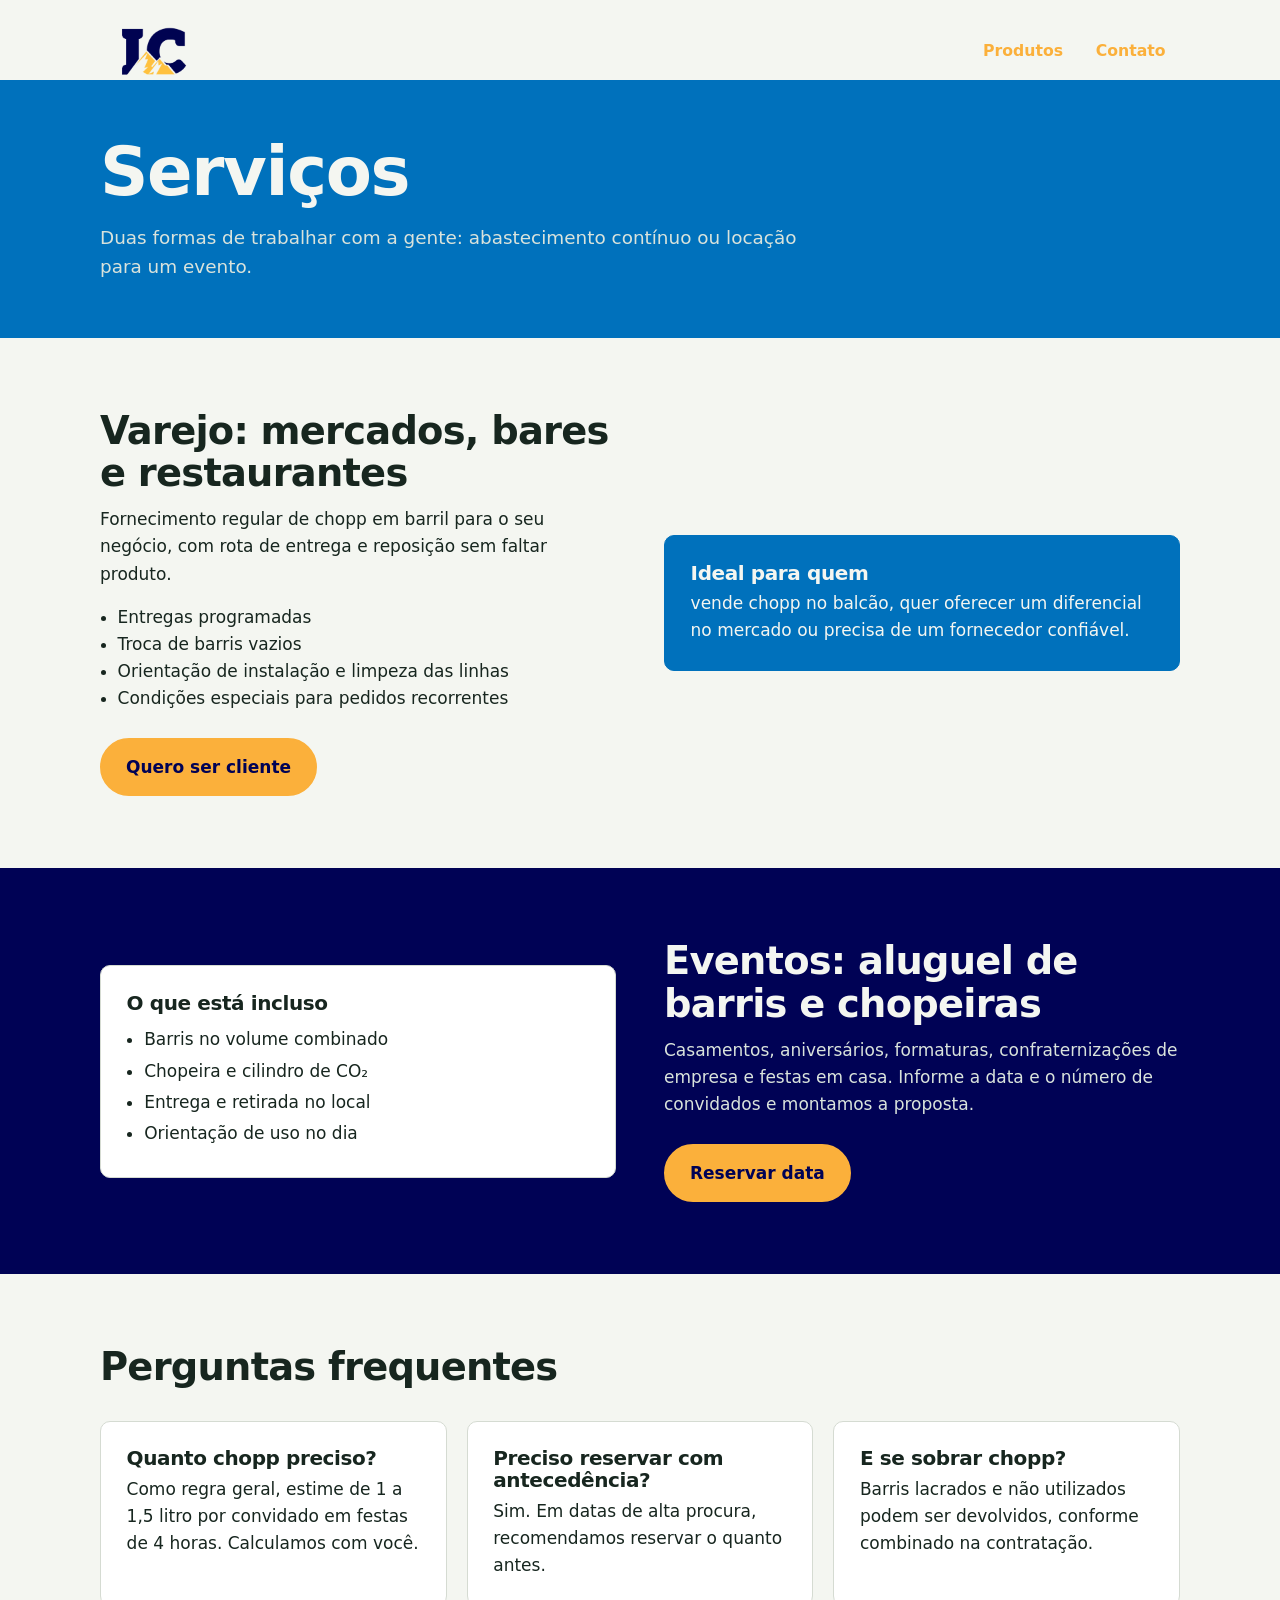
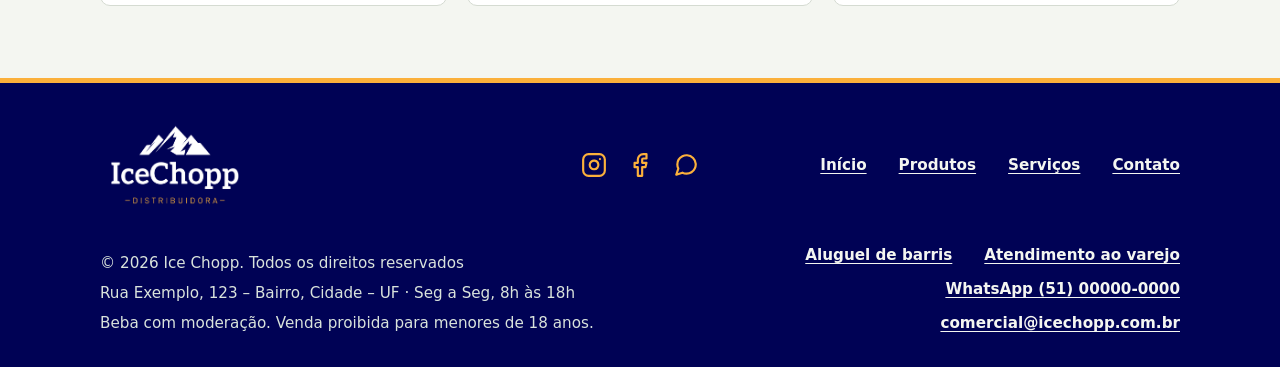
<file: SiteIceChopp/SiteIceChopp/pages/servicos.html>
<!DOCTYPE html>
<html lang="pt-BR">

<head>
  <meta charset="UTF-8">
  <meta name="viewport" content="width=device-width, initial-scale=1">
  <title>Serviços | Sua Distribuidora</title>
  <meta name="description" content="Atendimento ao varejo e aluguel de barris de chopp para eventos.">

    <link rel="stylesheet" href="../css/estilo.css">
    <link rel="stylesheet" href="../css/servicos.css">
</head>

<body class="pagina-servicos">
  <header class="topo">
    <div class="wrap">
      <a href="../index.html">
        <img class="marca" src="../img/LogoMinAzul.png" alt="logo">
    </a>
      <nav aria-label="Principal">
        <ul class="menu">
          <!--<li><a href="../index.html">Início</a></li>-->
          <li><a href="./produtos.html">Produtos</a></li>
          <!--<li><a href="./servicos.html" aria-current="page">Serviços</a></li>-->
          <li><a href="./contato.html">Contato</a></li>
        </ul>
      </nav>
    </div>
  </header>
  <main>
    <section class="pagina-topo">
      <div class="wrap">
        <h1>Serviços</h1>
        <p>Duas formas de trabalhar com a gente: abastecimento contínuo ou locação para um evento.</p>
      </div>
    </section>

    <section id="varejo">
      <div class="wrap duas">
        <div>
          <h2>Varejo: mercados, bares e restaurantes</h2>
          <p>Fornecimento regular de chopp em barril para o seu negócio, com rota de entrega e reposição sem faltar
            produto.</p>
          <ul>
            <li>Entregas programadas</li>
            <li>Troca de barris vazios</li>
            <li>Orientação de instalação e limpeza das linhas</li>
            <li>Condições especiais para pedidos recorrentes</li>
          </ul>
          <div class="acoes"><a class="btn" href="contato.html">Quero ser cliente</a>
          </div>
        </div>
        <div class="cartao forte">
          <h3>Ideal para quem</h3>
          <p>vende chopp no balcão, quer oferecer um diferencial no mercado ou precisa de um fornecedor confiável.</p>
        </div>
      </div>
    </section>

    <section id="eventos" class="escuro">
      <div class="wrap duas">
        <div class="cartao">
          <h3>O que está incluso</h3>
          <ul>
            <li>Barris no volume combinado</li>
            <li>Chopeira e cilindro de CO₂</li>
            <li>Entrega e retirada no local</li>
            <li>Orientação de uso no dia</li>
          </ul>
        </div>
        <div>
          <h2>Eventos: aluguel de barris e chopeiras</h2>
          <p>Casamentos, aniversários, formaturas, confraternizações de empresa e festas em casa. Informe a data e o
            número de convidados e montamos a proposta.</p>
          <div class="acoes"><a class="btn" href="contato.html">Reservar data</a></div>
        </div>
      </div>
    </section>

    <section>
      <div class="wrap">
        <h2>Perguntas frequentes</h2>
        <div class="grade">
          <article class="cartao">
            <h3>Quanto chopp preciso?</h3>
            <p>Como regra geral, estime de 1 a 1,5 litro por convidado em festas de 4 horas. Calculamos com você.</p>
          </article>
          <article class="cartao">
            <h3>Preciso reservar com antecedência?</h3>
            <p>Sim. Em datas de alta procura, recomendamos reservar o quanto antes.</p>
          </article>
          <article class="cartao">
            <h3>E se sobrar chopp?</h3>
            <p>Barris lacrados e não utilizados podem ser devolvidos, conforme combinado na contratação.</p>
          </article>
        </div>
      </div>
    </section>
  </main>
    <footer class="rodape">
        <div class="wrap">
            <div class="rodape-topo">
                <a class="rodape-marca" href="../index.html">
                    <img src="../img/logoICescuro.png" alt="Ice Chopp Distribuidora">
                </a>

                <ul class="rodape-redes" aria-label="Redes sociais">
                    <li><a href="https://www.instagram.com/" target="_blank" rel="noopener" aria-label="Instagram"><svg viewBox="0 0 24 24" aria-hidden="true"><rect x="2" y="2" width="20" height="20" rx="5" ry="5"/><path d="M16 11.37A4 4 0 1 1 12.63 8 4 4 0 0 1 16 11.37z"/><line x1="17.5" y1="6.5" x2="17.51" y2="6.5"/></svg></a></li>
                    <li><a href="https://www.facebook.com/" target="_blank" rel="noopener" aria-label="Facebook"><svg viewBox="0 0 24 24" aria-hidden="true"><path d="M18 2h-3a5 5 0 0 0-5 5v3H7v4h3v8h4v-8h3l1-4h-4V7a1 1 0 0 1 1-1h3z"/></svg></a></li>
                    <li><a href="https://wa.me/5500000000000" target="_blank" rel="noopener" aria-label="WhatsApp"><svg viewBox="0 0 24 24" aria-hidden="true"><path d="M21 11.5a8.38 8.38 0 0 1-.9 3.8 8.5 8.5 0 0 1-7.6 4.7 8.38 8.38 0 0 1-3.8-.9L3 21l1.9-5.7a8.38 8.38 0 0 1-.9-3.8 8.5 8.5 0 0 1 4.7-7.6 8.38 8.38 0 0 1 3.8-.9h.5a8.48 8.48 0 0 1 8 8v.5z"/></svg></a></li>
                </ul>

                <nav aria-label="Rodapé">
                    <ul class="rodape-links">
                        <li><a href="../index.html">Início</a></li>
                        <li><a href="produtos.html">Produtos</a></li>
                        <li><a href="servicos.html">Serviços</a></li>
                        <li><a href="contato.html">Contato</a></li>
                    </ul>
                </nav>
            </div>

            <div class="rodape-base">
                <div class="rodape-legal">
                    <p>© 2026 Ice Chopp. Todos os direitos reservados</p>
                    <p>Rua Exemplo, 123 – Bairro, Cidade – UF · Seg a Seg, 8h às 18h</p>
                    <p>Beba com moderação. Venda proibida para menores de 18 anos.</p>
                </div>

                <ul class="rodape-links">
                    <li><a href="servicos.html#eventos">Aluguel de barris</a></li>
                    <li><a href="servicos.html#varejo">Atendimento ao varejo</a></li>
                    <li><a href="https://wa.me/5500000000000" target="_blank" rel="noopener">WhatsApp (51) 00000-0000</a></li>
                    <li><a href="mailto:comercial@icechopp.com.br">comercial@icechopp.com.br</a></li>
                </ul>
            </div>
        </div>
    </footer>
</body>

</html>
</file>
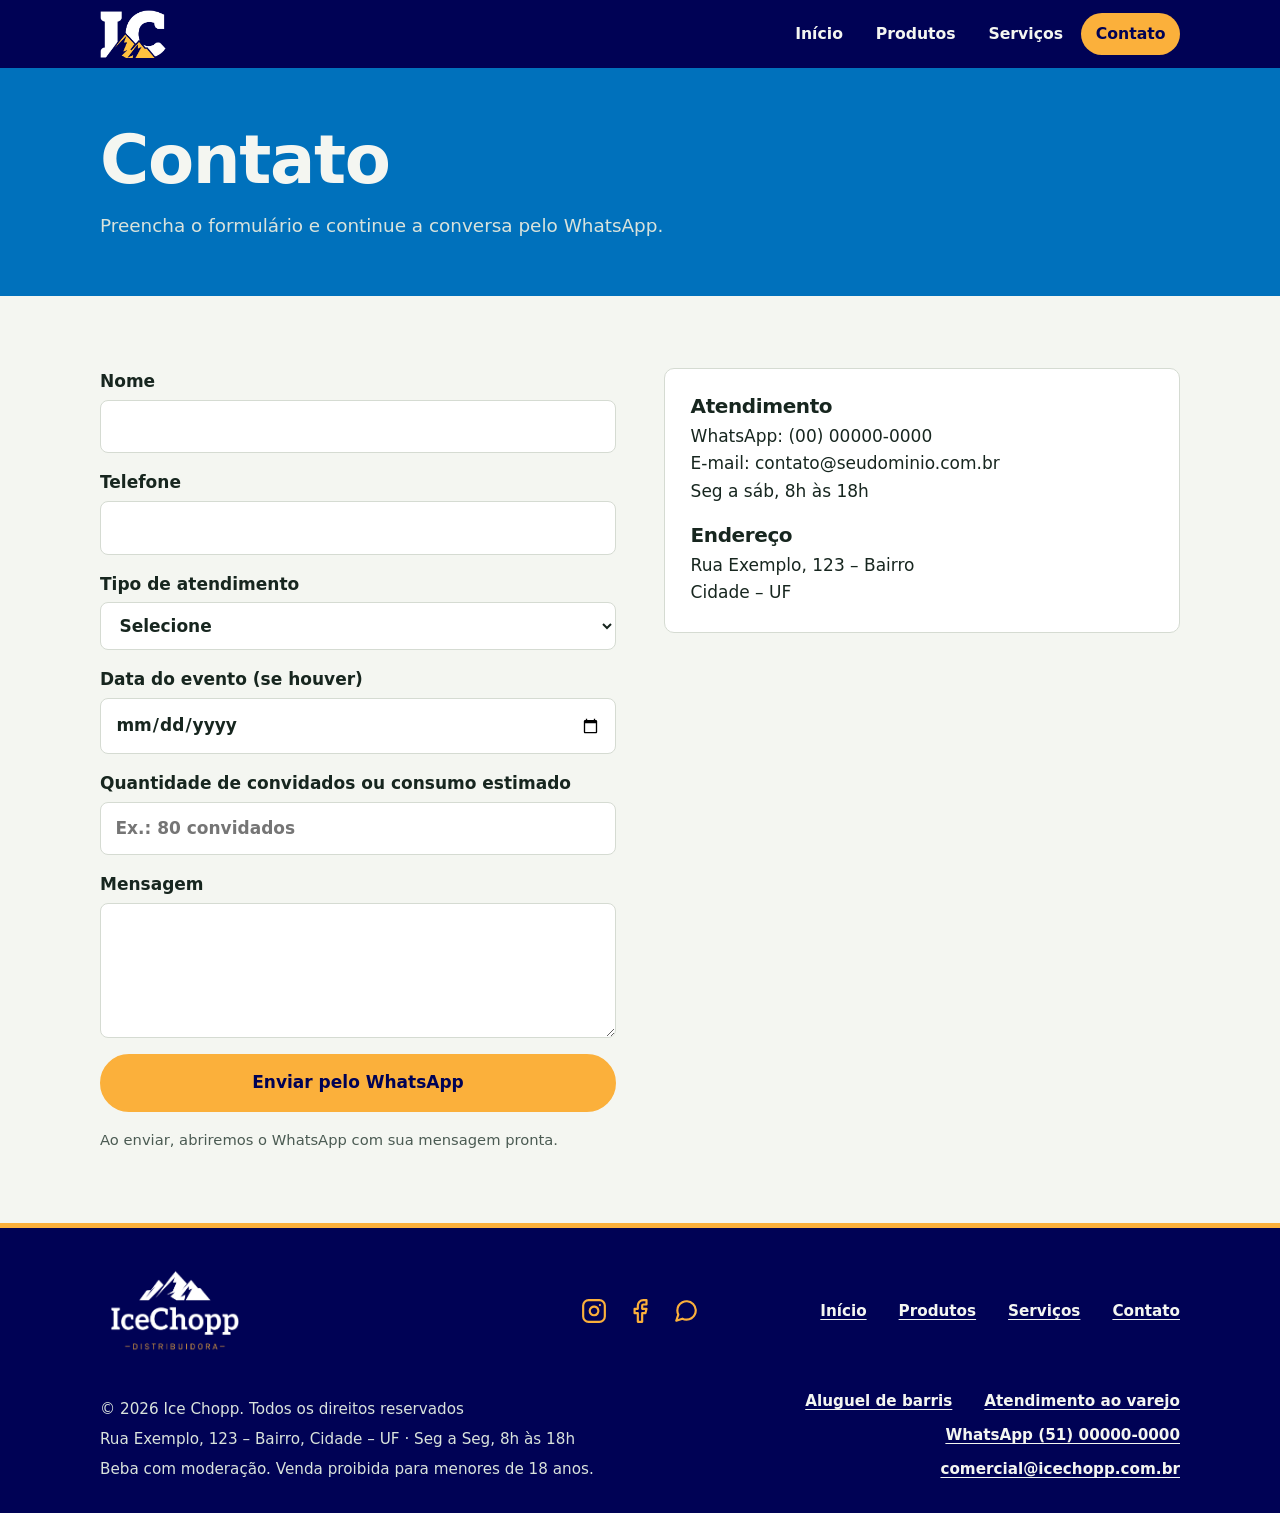
<file: SiteIceChopp/SiteIceChopp_atualizado/SiteIceChopp/pages/contato.html>
<!DOCTYPE html>
<html lang="pt-BR">

<head>
  <meta charset="UTF-8">
  <meta name="viewport" content="width=device-width, initial-scale=1">
  <title>Contato | Sua Distribuidora</title>
  <meta name="description" content="Peça um orçamento de chopp para o seu negócio ou evento.">

    <link rel="stylesheet" href="../css/estilo.css">
    <link rel="stylesheet" href="../css/contato.css">
</head>

<body class="pagina-contato">
  <header class="topo">
    <div class="wrap">
      <a href="../index.html">
        <img class="marca" src="../img/logoMinAmarela.png" alt="logo">
      </a>
      <nav aria-label="Principal">
        <ul class="menu">
          <li><a href="../index.html">Início</a></li>
          <li><a href="./produtos.html">Produtos</a></li>
          <li><a href="./servicos.html">Serviços</a></li>
          <li><a href="./contato.html" aria-current="page">Contato</a></li>
        </ul>
      </nav>
    </div>
  </header>
  <main>
    <section class="pagina-topo">
      <div class="wrap">
        <h1>Contato</h1>
        <p>Preencha o formulário e continue a conversa pelo WhatsApp.</p>
      </div>
    </section>
    <section>
      <div class="wrap duas">
        <form id="form-orcamento">
          <label>Nome<input name="nome" required autocomplete="name"></label>
          <label>Telefone<input name="tel" type="tel" required autocomplete="tel"></label>
          <label>Tipo de atendimento
            <select name="tipo" required>
              <option value="">Selecione</option>
              <option>Varejo (mercado, bar, restaurante)</option>
              <option>Evento (aluguel de barris)</option>
              <option>Pessoa física</option>
            </select>
          </label>
          <label>Data do evento (se houver)<input name="data" type="date"></label>
          <label>Quantidade de convidados ou consumo estimado<input name="qtd" placeholder="Ex.: 80 convidados"></label>
          <label>Mensagem<textarea name="msg" rows="4"></textarea></label>
          <button class="btn" type="submit">Enviar pelo WhatsApp</button>
          <p class="nota">Ao enviar, abriremos o WhatsApp com sua mensagem pronta.</p>
        </form>
        <div class="cartao">
          <h3>Atendimento</h3>
          <p>WhatsApp: (00) 00000-0000<br>E-mail: contato@seudominio.com.br<br>Seg a sáb, 8h às 18h</p>
          <h3>Endereço</h3>
          <p>Rua Exemplo, 123 – Bairro<br>Cidade – UF</p>
        </div>
      </div>
    </section>
  </main>
    <footer class="rodape">
        <div class="wrap">
            <div class="rodape-topo">
                <a class="rodape-marca" href="../index.html">
                    <img src="../img/logoICescuro.png" alt="Ice Chopp Distribuidora">
                </a>

                <ul class="rodape-redes" aria-label="Redes sociais">
                    <li><a href="https://www.instagram.com/" target="_blank" rel="noopener" aria-label="Instagram"><svg viewBox="0 0 24 24" aria-hidden="true"><rect x="2" y="2" width="20" height="20" rx="5" ry="5"/><path d="M16 11.37A4 4 0 1 1 12.63 8 4 4 0 0 1 16 11.37z"/><line x1="17.5" y1="6.5" x2="17.51" y2="6.5"/></svg></a></li>
                    <li><a href="https://www.facebook.com/" target="_blank" rel="noopener" aria-label="Facebook"><svg viewBox="0 0 24 24" aria-hidden="true"><path d="M18 2h-3a5 5 0 0 0-5 5v3H7v4h3v8h4v-8h3l1-4h-4V7a1 1 0 0 1 1-1h3z"/></svg></a></li>
                    <li><a href="https://wa.me/5500000000000" target="_blank" rel="noopener" aria-label="WhatsApp"><svg viewBox="0 0 24 24" aria-hidden="true"><path d="M21 11.5a8.38 8.38 0 0 1-.9 3.8 8.5 8.5 0 0 1-7.6 4.7 8.38 8.38 0 0 1-3.8-.9L3 21l1.9-5.7a8.38 8.38 0 0 1-.9-3.8 8.5 8.5 0 0 1 4.7-7.6 8.38 8.38 0 0 1 3.8-.9h.5a8.48 8.48 0 0 1 8 8v.5z"/></svg></a></li>
                </ul>

                <nav aria-label="Rodapé">
                    <ul class="rodape-links">
                        <li><a href="../index.html">Início</a></li>
                        <li><a href="produtos.html">Produtos</a></li>
                        <li><a href="servicos.html">Serviços</a></li>
                        <li><a href="contato.html">Contato</a></li>
                    </ul>
                </nav>
            </div>

            <div class="rodape-base">
                <div class="rodape-legal">
                    <p>© 2026 Ice Chopp. Todos os direitos reservados</p>
                    <p>Rua Exemplo, 123 – Bairro, Cidade – UF · Seg a Seg, 8h às 18h</p>
                    <p>Beba com moderação. Venda proibida para menores de 18 anos.</p>
                </div>

                <ul class="rodape-links">
                    <li><a href="servicos.html#eventos">Aluguel de barris</a></li>
                    <li><a href="servicos.html#varejo">Atendimento ao varejo</a></li>
                    <li><a href="https://wa.me/5500000000000" target="_blank" rel="noopener">WhatsApp (51) 00000-0000</a></li>
                    <li><a href="mailto:comercial@icechopp.com.br">comercial@icechopp.com.br</a></li>
                </ul>
            </div>
        </div>
    </footer>
  <script>
    // Troque pelo número real, com DDI e DDD, só dígitos. Ex.: 5554999999999
    const NUMERO = "5500000000000";
    document.getElementById("form-orcamento").addEventListener("submit", e => {
      e.preventDefault();
      const f = new FormData(e.target);
      const linhas = [
        "Olá! Gostaria de um orçamento.",
        "Nome: " + f.get("nome"),
        "Telefone: " + f.get("tel"),
        "Atendimento: " + f.get("tipo"),
        f.get("data") ? "Data: " + f.get("data").split("-").reverse().join("/") : "",
        f.get("qtd") ? "Quantidade: " + f.get("qtd") : "",
        f.get("msg") ? "Mensagem: " + f.get("msg") : ""
      ].filter(Boolean).join("\n");
      window.open("https://wa.me/" + NUMERO + "?text=" + encodeURIComponent(linhas), "_blank");
    });
  </script>
</body>

</html>
</file>
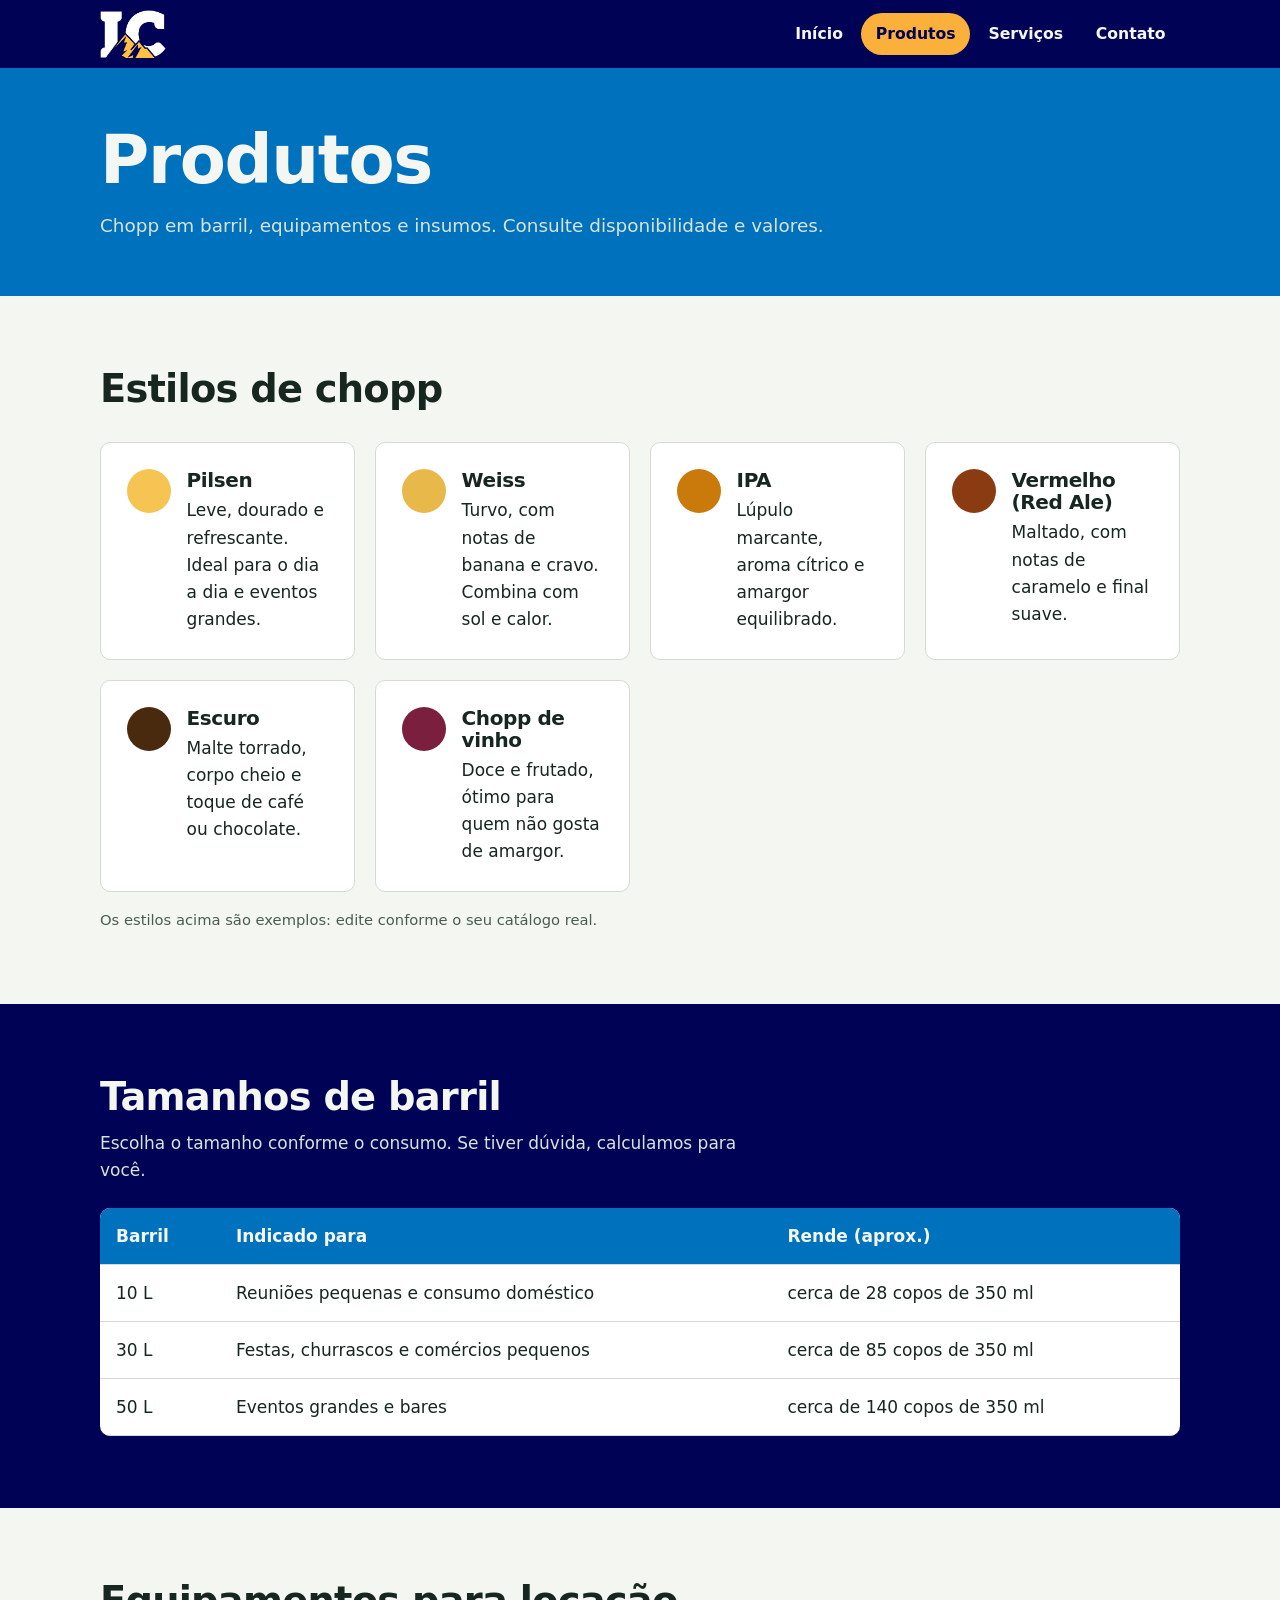
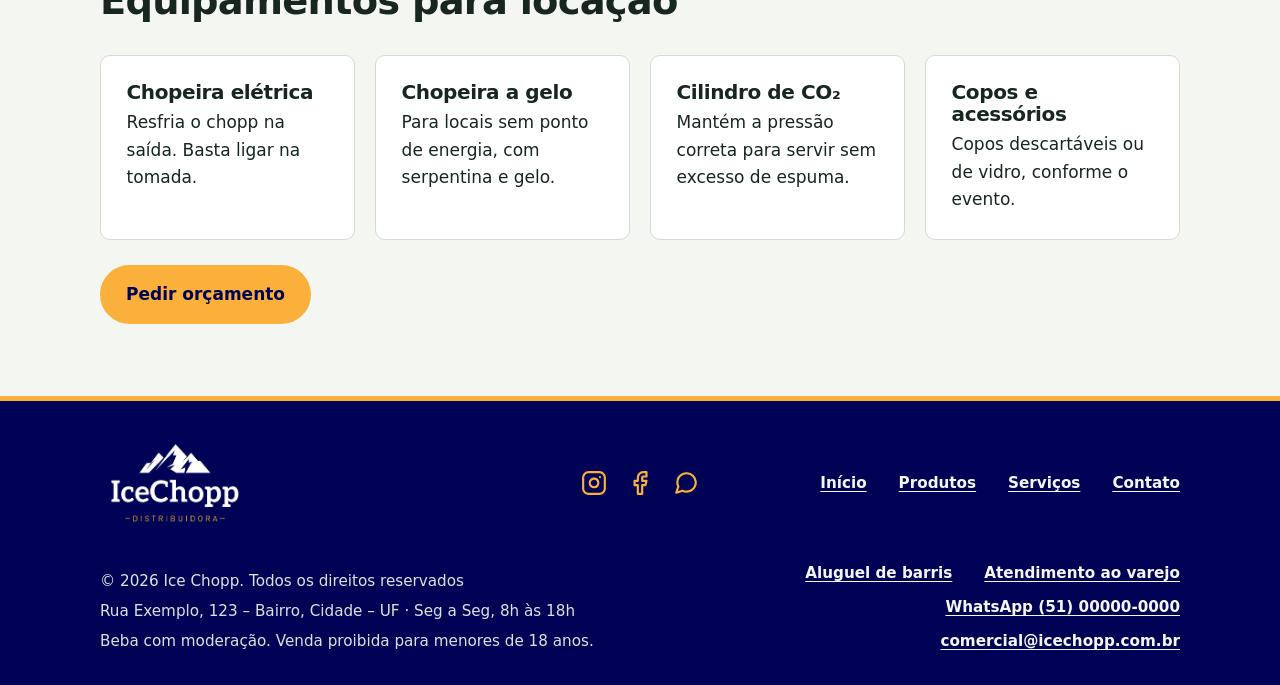
<file: SiteIceChopp/SiteIceChopp_atualizado/SiteIceChopp/pages/produtos.html>
<!DOCTYPE html>
<html lang="pt-BR">

<head>
    <meta charset="UTF-8">
    <meta name="viewport" content="width=device-width, initial-scale=1">
    <title>Produtos | Ice Chopp</title>
    <meta name="description" content="Estilos de chopp, tamanhos de barril e equipamentos para locação.">

    <link rel="stylesheet" href="../css/estilo.css">
    <link rel="stylesheet" href="../css/produtos.css">
</head>

<body class="pagina-produtos">
    <header class="topo">
        <div class="wrap">
            <a href="../index.html">
                <img class="marca" src="../img/logoMinAmarela.png" alt="logo">
              </a>
            <nav aria-label="Principal">
                <ul class="menu">
                    <li><a href="../index.html">Início</a></li>
                    <li><a href="./produtos.html" aria-current="page">Produtos</a></li>
                    <li><a href="./servicos.html">Serviços</a></li>
                    <li><a href="./contato.html">Contato</a></li>
                </ul>
            </nav>
        </div>
    </header>
    <main>
        <section class="pagina-topo">
            <div class="wrap">
                <h1>Produtos</h1>
                <p>Chopp em barril, equipamentos e insumos. Consulte disponibilidade e valores.</p>
            </div>
        </section>

        <section>
            <div class="wrap">
                <h2>Estilos de chopp</h2>
                <div class="grade">
                    <article class="cartao estilo"><span class="gota" style="background:#F6C453"></span>
                        <div>
                            <h3>Pilsen</h3>
                            <p>Leve, dourado e refrescante. Ideal para o dia a dia e eventos grandes.</p>
                        </div>
                    </article>
                    <article class="cartao estilo"><span class="gota" style="background:#E8B84A"></span>
                        <div>
                            <h3>Weiss</h3>
                            <p>Turvo, com notas de banana e cravo. Combina com sol e calor.</p>
                        </div>
                    </article>
                    <article class="cartao estilo"><span class="gota" style="background:#C97A0A"></span>
                        <div>
                            <h3>IPA</h3>
                            <p>Lúpulo marcante, aroma cítrico e amargor equilibrado.</p>
                        </div>
                    </article>
                    <article class="cartao estilo"><span class="gota" style="background:#8a3b12"></span>
                        <div>
                            <h3>Vermelho (Red Ale)</h3>
                            <p>Maltado, com notas de caramelo e final suave.</p>
                        </div>
                    </article>
                    <article class="cartao estilo"><span class="gota" style="background:#4a2a0e"></span>
                        <div>
                            <h3>Escuro</h3>
                            <p>Malte torrado, corpo cheio e toque de café ou chocolate.</p>
                        </div>
                    </article>
                    <article class="cartao estilo"><span class="gota" style="background:#7a1f3d"></span>
                        <div>
                            <h3>Chopp de vinho</h3>
                            <p>Doce e frutado, ótimo para quem não gosta de amargor.</p>
                        </div>
                    </article>
                </div>
                <p class="nota">Os estilos acima são exemplos: edite conforme o seu catálogo
                    real.</p>
            </div>
        </section>

        <section class="escuro">
            <div class="wrap">
                <h2>Tamanhos de barril</h2>
                <p>Escolha o tamanho conforme o consumo. Se tiver dúvida, calculamos para você.</p>
                <div class="rolagem">
                    <table>
                        <thead>
                            <tr>
                                <th>Barril</th>
                                <th>Indicado para</th>
                                <th>Rende (aprox.)</th>
                            </tr>
                        </thead>
                        <tbody>
                            <tr>
                                <td>10 L</td>
                                <td>Reuniões pequenas e consumo doméstico</td>
                                <td>cerca de 28 copos de 350 ml</td>
                            </tr>
                            <tr>
                                <td>30 L</td>
                                <td>Festas, churrascos e comércios pequenos</td>
                                <td>cerca de 85 copos de 350 ml</td>
                            </tr>
                            <tr>
                                <td>50 L</td>
                                <td>Eventos grandes e bares</td>
                                <td>cerca de 140 copos de 350 ml</td>
                            </tr>
                        </tbody>
                    </table>
                </div>
            </div>
        </section>

        <section>
            <div class="wrap">
                <h2>Equipamentos para locação</h2>
                <div class="grade">
                    <article class="cartao">
                        <h3>Chopeira elétrica</h3>
                        <p>Resfria o chopp na saída. Basta ligar na tomada.</p>
                    </article>
                    <article class="cartao">
                        <h3>Chopeira a gelo</h3>
                        <p>Para locais sem ponto de energia, com serpentina e gelo.</p>
                    </article>
                    <article class="cartao">
                        <h3>Cilindro de CO₂</h3>
                        <p>Mantém a pressão correta para servir sem excesso de espuma.</p>
                    </article>
                    <article class="cartao">
                        <h3>Copos e acessórios</h3>
                        <p>Copos descartáveis ou de vidro, conforme o evento.</p>
                    </article>
                </div>
                <div class="acoes"><a class="btn" href="contato.html">Pedir orçamento</a>
                </div>
            </div>
        </section>
    </main>
    <footer class="rodape">
        <div class="wrap">
            <div class="rodape-topo">
                <a class="rodape-marca" href="../index.html">
                    <img src="../img/logoICescuro.png" alt="Ice Chopp Distribuidora">
                </a>

                <ul class="rodape-redes" aria-label="Redes sociais">
                    <li><a href="https://www.instagram.com/" target="_blank" rel="noopener" aria-label="Instagram"><svg viewBox="0 0 24 24" aria-hidden="true"><rect x="2" y="2" width="20" height="20" rx="5" ry="5"/><path d="M16 11.37A4 4 0 1 1 12.63 8 4 4 0 0 1 16 11.37z"/><line x1="17.5" y1="6.5" x2="17.51" y2="6.5"/></svg></a></li>
                    <li><a href="https://www.facebook.com/" target="_blank" rel="noopener" aria-label="Facebook"><svg viewBox="0 0 24 24" aria-hidden="true"><path d="M18 2h-3a5 5 0 0 0-5 5v3H7v4h3v8h4v-8h3l1-4h-4V7a1 1 0 0 1 1-1h3z"/></svg></a></li>
                    <li><a href="https://wa.me/5500000000000" target="_blank" rel="noopener" aria-label="WhatsApp"><svg viewBox="0 0 24 24" aria-hidden="true"><path d="M21 11.5a8.38 8.38 0 0 1-.9 3.8 8.5 8.5 0 0 1-7.6 4.7 8.38 8.38 0 0 1-3.8-.9L3 21l1.9-5.7a8.38 8.38 0 0 1-.9-3.8 8.5 8.5 0 0 1 4.7-7.6 8.38 8.38 0 0 1 3.8-.9h.5a8.48 8.48 0 0 1 8 8v.5z"/></svg></a></li>
                </ul>

                <nav aria-label="Rodapé">
                    <ul class="rodape-links">
                        <li><a href="../index.html">Início</a></li>
                        <li><a href="produtos.html">Produtos</a></li>
                        <li><a href="servicos.html">Serviços</a></li>
                        <li><a href="contato.html">Contato</a></li>
                    </ul>
                </nav>
            </div>

            <div class="rodape-base">
                <div class="rodape-legal">
                    <p>© 2026 Ice Chopp. Todos os direitos reservados</p>
                    <p>Rua Exemplo, 123 – Bairro, Cidade – UF · Seg a Seg, 8h às 18h</p>
                    <p>Beba com moderação. Venda proibida para menores de 18 anos.</p>
                </div>

                <ul class="rodape-links">
                    <li><a href="servicos.html#eventos">Aluguel de barris</a></li>
                    <li><a href="servicos.html#varejo">Atendimento ao varejo</a></li>
                    <li><a href="https://wa.me/5500000000000" target="_blank" rel="noopener">WhatsApp (51) 00000-0000</a></li>
                    <li><a href="mailto:comercial@icechopp.com.br">comercial@icechopp.com.br</a></li>
                </ul>
            </div>
        </div>
    </footer>
</body>

</html>
</file>
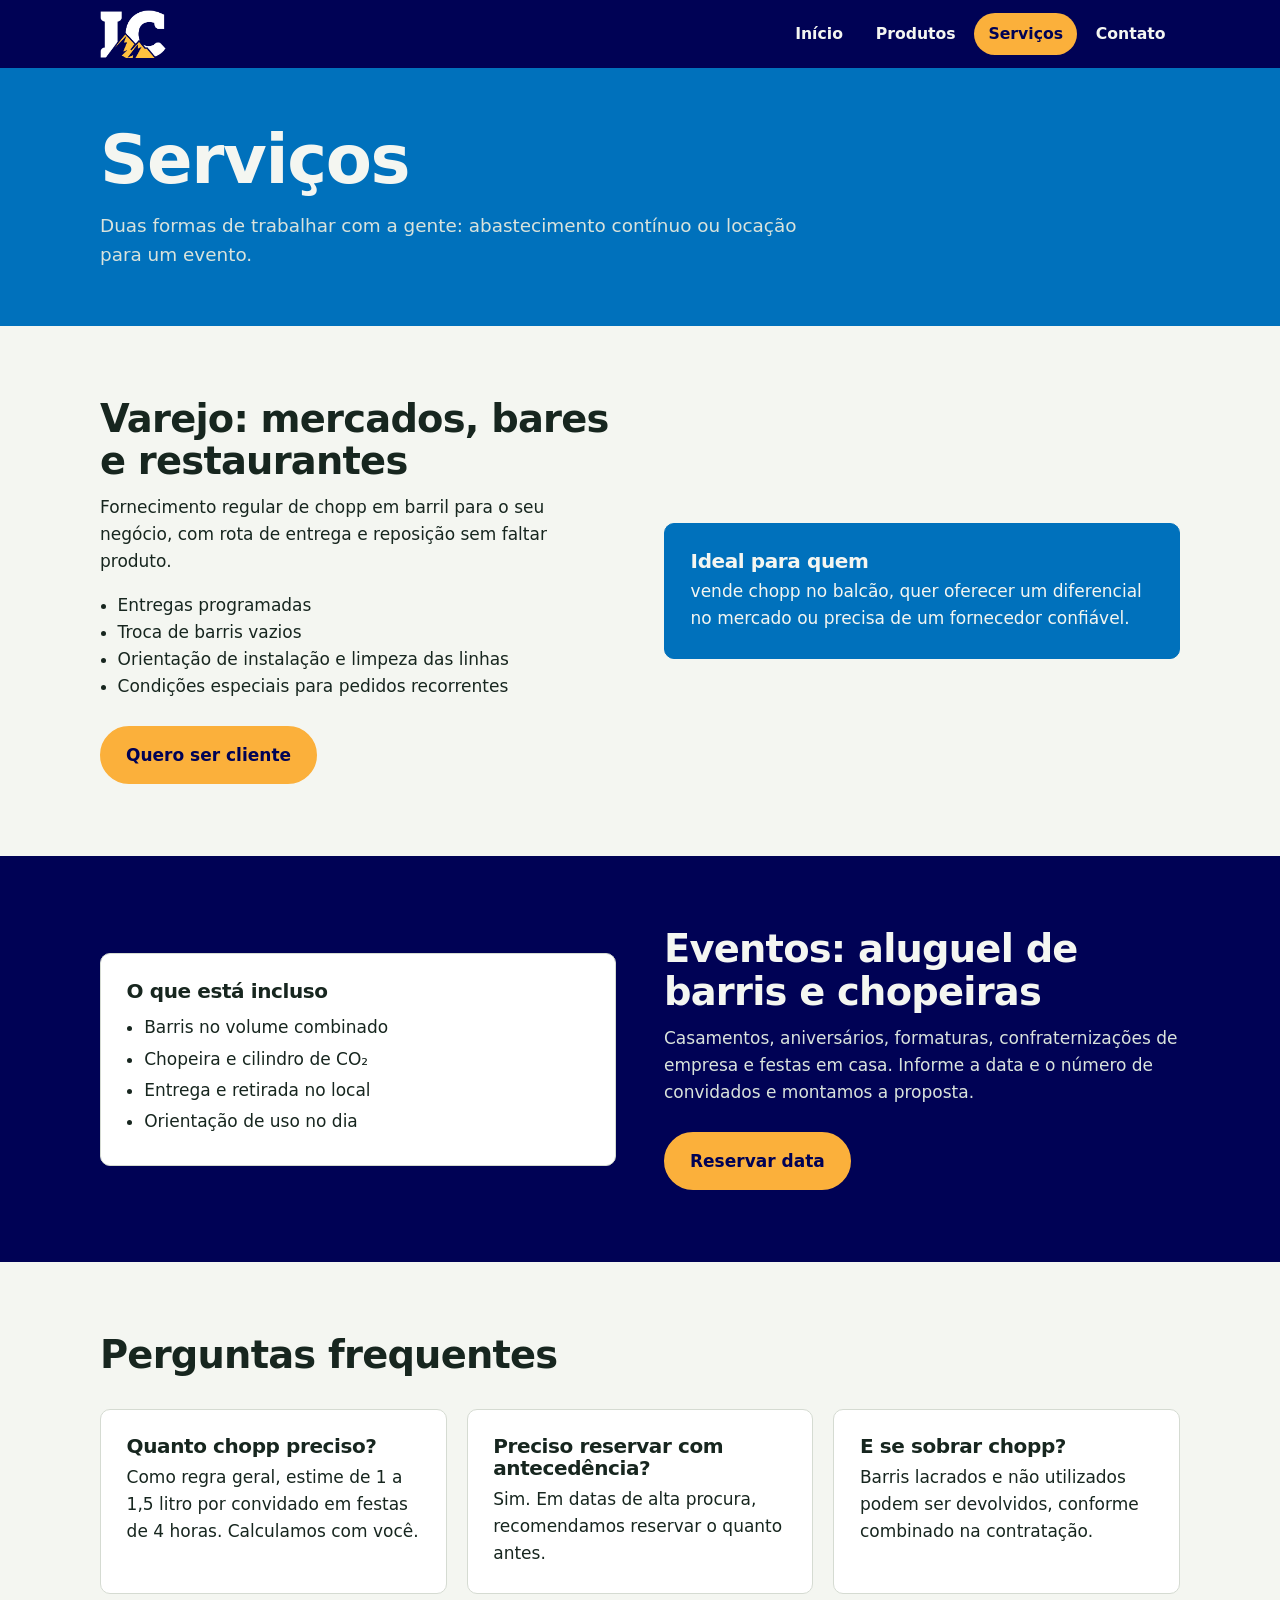
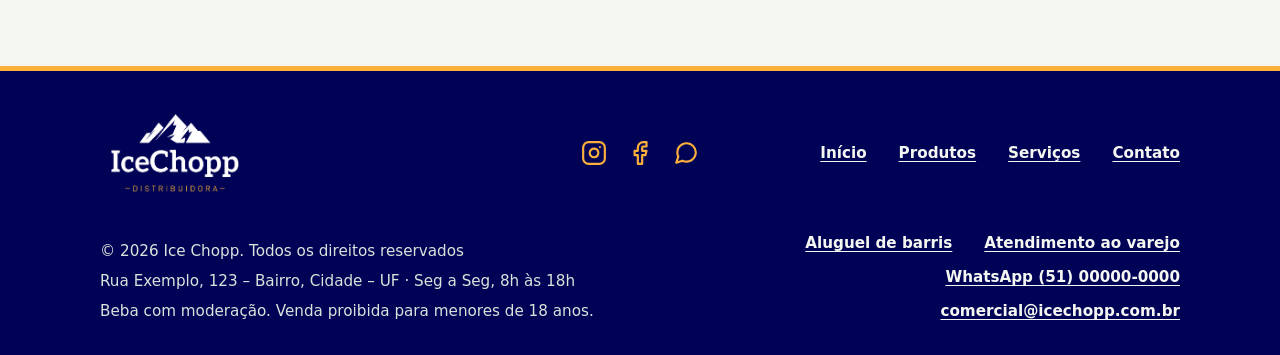
<file: SiteIceChopp/SiteIceChopp_atualizado/SiteIceChopp/pages/servicos.html>
<!DOCTYPE html>
<html lang="pt-BR">

<head>
  <meta charset="UTF-8">
  <meta name="viewport" content="width=device-width, initial-scale=1">
  <title>Serviços | Sua Distribuidora</title>
  <meta name="description" content="Atendimento ao varejo e aluguel de barris de chopp para eventos.">

    <link rel="stylesheet" href="../css/estilo.css">
    <link rel="stylesheet" href="../css/servicos.css">
</head>

<body class="pagina-servicos">
  <header class="topo">
    <div class="wrap">
      <a href="../index.html">
      <img class="marca" src="../img/logoMinAmarela.png" alt="logo">
    </a>
      <nav aria-label="Principal">
        <ul class="menu">
          <li><a href="../index.html">Início</a></li>
          <li><a href="./produtos.html">Produtos</a></li>
          <li><a href="./servicos.html" aria-current="page">Serviços</a></li>
          <li><a href="./contato.html">Contato</a></li>
        </ul>
      </nav>
    </div>
  </header>
  <main>
    <section class="pagina-topo">
      <div class="wrap">
        <h1>Serviços</h1>
        <p>Duas formas de trabalhar com a gente: abastecimento contínuo ou locação para um evento.</p>
      </div>
    </section>

    <section id="varejo">
      <div class="wrap duas">
        <div>
          <h2>Varejo: mercados, bares e restaurantes</h2>
          <p>Fornecimento regular de chopp em barril para o seu negócio, com rota de entrega e reposição sem faltar
            produto.</p>
          <ul>
            <li>Entregas programadas</li>
            <li>Troca de barris vazios</li>
            <li>Orientação de instalação e limpeza das linhas</li>
            <li>Condições especiais para pedidos recorrentes</li>
          </ul>
          <div class="acoes"><a class="btn" href="contato.html">Quero ser cliente</a>
          </div>
        </div>
        <div class="cartao forte">
          <h3>Ideal para quem</h3>
          <p>vende chopp no balcão, quer oferecer um diferencial no mercado ou precisa de um fornecedor confiável.</p>
        </div>
      </div>
    </section>

    <section id="eventos" class="escuro">
      <div class="wrap duas">
        <div class="cartao">
          <h3>O que está incluso</h3>
          <ul>
            <li>Barris no volume combinado</li>
            <li>Chopeira e cilindro de CO₂</li>
            <li>Entrega e retirada no local</li>
            <li>Orientação de uso no dia</li>
          </ul>
        </div>
        <div>
          <h2>Eventos: aluguel de barris e chopeiras</h2>
          <p>Casamentos, aniversários, formaturas, confraternizações de empresa e festas em casa. Informe a data e o
            número de convidados e montamos a proposta.</p>
          <div class="acoes"><a class="btn" href="contato.html">Reservar data</a></div>
        </div>
      </div>
    </section>

    <section>
      <div class="wrap">
        <h2>Perguntas frequentes</h2>
        <div class="grade">
          <article class="cartao">
            <h3>Quanto chopp preciso?</h3>
            <p>Como regra geral, estime de 1 a 1,5 litro por convidado em festas de 4 horas. Calculamos com você.</p>
          </article>
          <article class="cartao">
            <h3>Preciso reservar com antecedência?</h3>
            <p>Sim. Em datas de alta procura, recomendamos reservar o quanto antes.</p>
          </article>
          <article class="cartao">
            <h3>E se sobrar chopp?</h3>
            <p>Barris lacrados e não utilizados podem ser devolvidos, conforme combinado na contratação.</p>
          </article>
        </div>
      </div>
    </section>
  </main>
    <footer class="rodape">
        <div class="wrap">
            <div class="rodape-topo">
                <a class="rodape-marca" href="../index.html">
                    <img src="../img/logoICescuro.png" alt="Ice Chopp Distribuidora">
                </a>

                <ul class="rodape-redes" aria-label="Redes sociais">
                    <li><a href="https://www.instagram.com/" target="_blank" rel="noopener" aria-label="Instagram"><svg viewBox="0 0 24 24" aria-hidden="true"><rect x="2" y="2" width="20" height="20" rx="5" ry="5"/><path d="M16 11.37A4 4 0 1 1 12.63 8 4 4 0 0 1 16 11.37z"/><line x1="17.5" y1="6.5" x2="17.51" y2="6.5"/></svg></a></li>
                    <li><a href="https://www.facebook.com/" target="_blank" rel="noopener" aria-label="Facebook"><svg viewBox="0 0 24 24" aria-hidden="true"><path d="M18 2h-3a5 5 0 0 0-5 5v3H7v4h3v8h4v-8h3l1-4h-4V7a1 1 0 0 1 1-1h3z"/></svg></a></li>
                    <li><a href="https://wa.me/5500000000000" target="_blank" rel="noopener" aria-label="WhatsApp"><svg viewBox="0 0 24 24" aria-hidden="true"><path d="M21 11.5a8.38 8.38 0 0 1-.9 3.8 8.5 8.5 0 0 1-7.6 4.7 8.38 8.38 0 0 1-3.8-.9L3 21l1.9-5.7a8.38 8.38 0 0 1-.9-3.8 8.5 8.5 0 0 1 4.7-7.6 8.38 8.38 0 0 1 3.8-.9h.5a8.48 8.48 0 0 1 8 8v.5z"/></svg></a></li>
                </ul>

                <nav aria-label="Rodapé">
                    <ul class="rodape-links">
                        <li><a href="../index.html">Início</a></li>
                        <li><a href="produtos.html">Produtos</a></li>
                        <li><a href="servicos.html">Serviços</a></li>
                        <li><a href="contato.html">Contato</a></li>
                    </ul>
                </nav>
            </div>

            <div class="rodape-base">
                <div class="rodape-legal">
                    <p>© 2026 Ice Chopp. Todos os direitos reservados</p>
                    <p>Rua Exemplo, 123 – Bairro, Cidade – UF · Seg a Seg, 8h às 18h</p>
                    <p>Beba com moderação. Venda proibida para menores de 18 anos.</p>
                </div>

                <ul class="rodape-links">
                    <li><a href="servicos.html#eventos">Aluguel de barris</a></li>
                    <li><a href="servicos.html#varejo">Atendimento ao varejo</a></li>
                    <li><a href="https://wa.me/5500000000000" target="_blank" rel="noopener">WhatsApp (51) 00000-0000</a></li>
                    <li><a href="mailto:comercial@icechopp.com.br">comercial@icechopp.com.br</a></li>
                </ul>
            </div>
        </div>
    </footer>
</body>

</html>
</file>
<file: SiteIceChopp/SiteIceChopp/css/estilo.css>
/* =====================================================================
   ESTILO PRINCIPAL — usado por TODAS as páginas
   Coisas específicas de cada página ficam em css/<pagina>.css
   ===================================================================== */


/* =====================================================================
   1) FONTES  ←  É AQUI QUE SE TROCA A FONTE DO SITE INTEIRO
   ---------------------------------------------------------------------
   Para trocar:
   1. Escolha a fonte em fonts.google.com e cole o link no @import abaixo
   2. Troque o nome da fonte nas variáveis --fonte-titulo / --fonte-texto
   Só isso. Nenhum outro arquivo precisa ser mexido.
   ===================================================================== */
@import url("https://fonts.google.com/specimen/Aleo?query=aleo&preview.script=Latn");
@import url("https://fonts.google.com/specimen/Barlow?preview.script=Latn");

:root {
    --fonte-titulo: "Bricolage Grotesque", "Trebuchet MS", system-ui, sans-serif;  /* h1, h2, h3, cabeçalho de tabela */
    --fonte-texto: "Aleo", "Segoe UI", system-ui, sans-serif;                   /* todo o resto */
}


/* =====================================================================
   2) CORES E MEDIDAS
   ===================================================================== */
:root {
    --garrafa: #0071bc;
    --garrafa-2: #000255;
    --ambar: #fbb03b;
    --ambar-claro: #fbb03b;
    --espuma: #F4F6F1;
    --tinta: #17261F;
    --malte: #5A3411;
    --linha: #D5DBD2;
    --branco: #fff;
    --raio: 10px;
    --larg: 1120px;
}


/* =====================================================================
   3) BASE
   ===================================================================== */
* {
    box-sizing: border-box;
    margin: 0;
    padding: 0;
}

html {
    scroll-behavior: smooth;
}

body {
    font-family: var(--fonte-texto);
    color: var(--tinta);
    background: var(--espuma);
    line-height: 1.6;
    font-size: 1.0625rem;
}

/* botões e campos herdam a fonte do site (o navegador não faz isso sozinho) */
button,
input,
select,
textarea {
    font-family: inherit;
}

img,
svg {
    max-width: 100%;
    display: block;
}

a {
    color: var(--ambar);
}

:focus-visible {
    outline: 3px solid var(--ambar);
    outline-offset: 3px;
}

.wrap {
    max-width: var(--larg);
    margin: 0 auto;
    padding: 0 1.25rem;
}

h1,
h2,
h3 {
    font-family: var(--fonte-titulo);
    line-height: 1.1;
    letter-spacing: -.02em;
}

h1 {
    font-size: clamp(2.4rem, 6vw, 4.2rem);
    font-weight: 800;
}

h2 {
    font-size: clamp(1.7rem, 3.6vw, 2.4rem);
    font-weight: 700;
    margin-bottom: .75rem;
}

h3 {
    font-size: 1.25rem;
    font-weight: 700;
    margin-bottom: .4rem;
}

p {
    max-width: 62ch;
}

section {
    padding: 4.5rem 0;
}


/* =====================================================================
   4) CABEÇALHO
   ===================================================================== */
.topo {
    background: var(--espuma);
    color: var(--espuma);
    position: sticky;
    top: 0;
    z-index: 10;
}

.topo .wrap {
    display: flex;
    align-items: center;
    justify-content: space-between;
    gap: 1rem;
    min-height: 68px;
    flex-wrap: wrap;
}

.marca {
    align-items:start;
    width: 100px;
    margin-top: 25px;
    height: auto;
}

.menu {
    display: flex;
    gap: .25rem;
    margin-top: 20px;
    list-style: none;
    flex-wrap: wrap;
}

.menu a {
    display: block;
    padding: .5rem .9rem;
    border-radius: 99px;
    text-decoration: none;
    font-weight: 600;
    font-size: .98rem;
}

.menu a:hover {
    background: rgba(255, 255, 255, .1);
}

.menu a[aria-current="page"] {
    background: var(--ambar);
    color: var(--garrafa-2);
}


/* =====================================================================
   5) BOTÕES
   ===================================================================== */
.btn {
    display: inline-block;
    padding: .85rem 1.5rem;
    border-radius: 99px;
    text-decoration: none;
    border: 2px solid var(--ambar);
    background: var(--ambar);
    color: var(--garrafa-2);
    cursor: pointer;
    font: inherit;
    font-weight: 700;
    transition: background .2s;
}

.btn:hover {
    background: var(--ambar-claro);
}

.btn.sec {
    background: transparent;
    color: inherit;
    border-color: currentColor;
}

.btn.sec:hover {
    background: rgba(255, 255, 255, .12);
}

.acoes {
    display: flex;
    gap: .8rem;
    flex-wrap: wrap;
    margin-top: 1.6rem;
}


/* =====================================================================
   6) BLOCOS REUTILIZÁVEIS (cartões, grades, faixas de seção)
   ===================================================================== */

/* topo das páginas internas (Produtos, Serviços, Contato) */
.pagina-topo {
    background: var(--garrafa);
    color: var(--espuma);
    padding: 3.5rem 0;
}

.pagina-topo p {
    margin-top: .8rem;
    color: #D9E3DC;
    font-size: 1.15rem;
}

.grade {
    display: grid;
    gap: 1.25rem;
    grid-template-columns: repeat(auto-fit, minmax(250px, 1fr));
    margin-top: 2rem;
}

.cartao {
    background: var(--branco);
    color: var(--tinta);
    border: 1px solid var(--linha);
    border-radius: var(--raio);
    padding: 1.6rem;
}

.cartao.forte {
    background: var(--garrafa);
    color: var(--espuma);
    border-color: var(--garrafa);
}

.cartao ul {
    margin: .8rem 0 0 1.1rem;
}

.cartao li {
    margin: .25rem 0;
}

.faixa {
    height: 6px;
    border-radius: 99px;
    background: var(--ambar);
    width: 48px;
    margin-bottom: 1rem;
}

/* cartão de estilo de chopp (Início e Produtos) */
.estilo {
    display: flex;
    gap: 1rem;
    align-items: flex-start;
}

.gota {
    flex: none;
    width: 44px;
    height: 44px;
    border-radius: 50%;
}

/* seção de fundo escuro */
.escuro {
    background: var(--garrafa-2);
    color: var(--espuma);
}

.escuro p {
    color: #D9E3DC;
}

/* duas colunas */
.duas {
    display: grid;
    grid-template-columns: 1fr 1fr;
    gap: 3rem;
    align-items: center;
}

.nota {
    font-size: .92rem;
    color: #4b5b53;
}


/* =====================================================================
   7) RODAPÉ (inspirado no da Brahma, com a identidade da Ice Chopp)
   ---------------------------------------------------------------------
   Linha 1: logo | redes sociais | links do site
   Linha 2: textos legais   | links de atendimento
   ===================================================================== */
.rodape {
    background: var(--garrafa-2);
    color: var(--espuma);
    border-top: 5px solid var(--ambar);
    padding: 2.5rem 0 2rem;
    font-size: .95rem;
}

.rodape a {
    color: inherit;
    text-decoration: underline;
    text-underline-offset: 3px;
}

.rodape a:hover {
    color: var(--ambar);
}

.rodape ul {
    list-style: none;
}

/* linha 1 */
.rodape-topo {
    display: grid;
    grid-template-columns: 1fr auto 1fr;
    align-items: center;
    gap: 2rem;
}

.rodape-marca img {
    width: 150px;
    height: auto;
}

.rodape-redes {
    display: flex;
    gap: 1.25rem;
}

.rodape-redes a {
    display: block;
    color: var(--ambar);
    text-decoration: none;
}

.rodape-redes a:hover {
    color: var(--branco);
}

.rodape-redes svg {
    width: 26px;
    height: 26px;
    fill: none;
    stroke: currentColor;
    stroke-width: 2;
    stroke-linecap: round;
    stroke-linejoin: round;
}

/* listas de links (linhas 1 e 2) */
.rodape-links {
    display: flex;
    flex-wrap: wrap;
    justify-content: flex-end;
    gap: .6rem 2rem;
    font-weight: 600;
}

/* linha 2 */
.rodape-base {
    display: flex;
    justify-content: space-between;
    align-items: flex-end;
    gap: 2rem;
    margin-top: 2.25rem;
}

.rodape-base .rodape-links {
    max-width: 460px;
}

.rodape-legal {
    flex: 1 1 auto;
}

.rodape-legal p {
    max-width: none;
    margin-top: .35rem;
    color: #D9E3DC;
}

.rodape-legal p:first-child {
    margin-top: 0;
}


/* =====================================================================
   8) RESPONSIVO E ACESSIBILIDADE
   ===================================================================== */
@media (max-width: 820px) {
    .duas {
        grid-template-columns: 1fr;
    }

    section {
        padding: 3.2rem 0;
    }

    .rodape-topo {
        grid-template-columns: 1fr;
        justify-items: center;
        text-align: center;
    }

    .rodape-links {
        justify-content: center;
    }

    .rodape-base {
        flex-direction: column;
        align-items: center;
        text-align: center;
    }
}

@media (prefers-reduced-motion: reduce) {
    html {
        scroll-behavior: auto;
    }
}
</file>
<file: SiteIceChopp/SiteIceChopp/css/inicio.css>
/* =====================================================================
   PÁGINA: INÍCIO (index.html)
   O que for usado em várias páginas fica em estilo.css
   ===================================================================== */

/* ===== Hero ===== */
.hero {
    background-image: url("../img/servindoSL.png");
    background-size: cover;
    background-position: center center;
    background-repeat: no-repeat;
    color: var(--espuma);
    padding: 4rem 0 0;
    overflow: hidden;
}

.hero .wrap {
    display: grid;
    grid-template-columns: 1.2fr .8fr;
    gap: 2rem;
    align-items: end;
}

.hero p {
    font-size: 1.2rem;
    margin-top: 1.1rem;
    color: #D9E3DC;
}

.hero-txt {
    padding-bottom: 4.5rem;
}

#logo {
    width: min(320px, 80%);
    position: relative;
    top: -190px;
    left: 123px;
}

/* ===== Bolhas animadas (ainda não usadas no HTML) ===== */
.bolha {
    fill: #fff;
    opacity: .55;
    animation: sobe 5s linear infinite;
}

.bolha:nth-of-type(2) { animation-delay: -1.5s; }
.bolha:nth-of-type(3) { animation-delay: -3s; }
.bolha:nth-of-type(4) { animation-delay: -4s; }
.bolha:nth-of-type(5) { animation-delay: -2.2s; }

@keyframes sobe {
    from {
        transform: translateY(0);
        opacity: .6;
    }

    to {
        transform: translateY(-190px);
        opacity: 0;
    }
}

/* ===== Aluguel em quatro passos ===== */
.passos {
    list-style: none;
    counter-reset: p;
    margin-top: 1.5rem;
    display: grid;
    gap: 1rem;
}

.passos li {
    counter-increment: p;
    padding-left: 3.2rem;
    position: relative;
}

.passos li::before {
    content: counter(p);
    position: absolute;
    left: 0;
    top: 0;
    width: 2.2rem;
    height: 2.2rem;
    border-radius: 50%;
    background: var(--ambar);
    color: var(--garrafa-2);
    font-weight: 800;
    display: grid;
    place-items: center;
}

/* ===== Responsivo ===== */
@media (max-width: 820px) {
    .hero .wrap {
        grid-template-columns: 1fr;
    }

    .hero-txt {
        padding-bottom: 1rem;
    }
}

@media (prefers-reduced-motion: reduce) {
    .bolha {
        animation: none;
    }
}
body.pagina-inicio .topo .wrap {
    max-width: none;
    padding: 0 75px;
}
</file>
<file: SiteIceChopp/SiteIceChopp/css/galeria.css>
/* =====================================================================
   GALERIA DO INÍCIO (substitui o hero com imagem de fundo)
   Usa as variáveis de estilo.css
   ===================================================================== */

.hero-galeria {
    background: var(--espuma);
    padding: 3rem 0 4rem;
}

.hero-galeria-txt {
    max-width: 680px;
    margin-bottom: 2.5rem;
}

.hero-galeria-txt h1 {
    color: var(--garrafa-2);
}

.hero-galeria-txt p {
    font-size: 1.2rem;
    margin-top: 1.1rem;
    color: var(--tinta);
}

.hero-galeria .btn.sec {
    color: var(--garrafa-2);
}

.hero-galeria .btn.sec:hover {
    background: rgba(0, 2, 85, .08);
}

.galeria {
    margin-top: 50px;
    margin-left: 50px;
    margin-right: 50px;
    display: grid;
    grid-template-columns: repeat(3, 1fr);
    gap: 1.25rem;
}

.foto {
    position: relative;
    margin: 0;
    height: 750px;
    border-radius: 0px 60px 0px 60px;
    overflow: hidden;
    background: var(--linha);

    display: flex;
    align-items: center;       /* centraliza na vertical */
    justify-content: center;   /* centraliza na horizontal */
    
}
.foto:nth-child(2) {
    border-radius: 60px 0 60px 0;
    background-color: #0071bc;
}
.foto:nth-child(1){
    background-color: #fbb03b;
}
.foto:nth-child(3){
    background-color: #fbb03b;
}

#imgBarril {
    width: 100%;
    height: 100%;
    object-fit: cover;
    transition: transform .4s ease;
}
#imgGarrafa {
    width: 40%;
    height: auto;
    object-fit: cover;
    transition: transform .4s ease;
}
#imgChopeira {
    width: 80%;
    height: auto;
    object-fit: cover;
    transition: transform .4s ease;
}

.foto:hover img {
    transform: scale(1.05);
}

.foto figcaption {
    position: absolute;
    left: 1.1rem;
    bottom: 1.1rem;
    padding: .4rem 1.1rem;
    border-radius: 99px;
    background: var(--garrafa-2);
    color: var(--ambar);
    font-weight: 700;
}

@media (max-width: 820px) {
    .galeria {
        grid-template-columns: 1fr;
    }

    .foto {
        height: 300px;
    }
}

@media (prefers-reduced-motion: reduce) {
    .foto img {
        transition: none;
    }
}
</file>
<file: SiteIceChopp/SiteIceChopp/css/idade.css>
/* =====================================================================
   TELA DE VERIFICAÇÃO DE IDADE (aparece sobre o index.html)
   ===================================================================== */

.overlay-idade {
    position: fixed;
    top: 0;
    left: 0;
    width: 100%;
    height: 100vh;
    background-color: rgba(0, 0, 0, 0.95);
    display: flex;
    justify-content: center;
    align-items: center;
    z-index: 9999;
}

.caixa-idade {
    background-color: #fff;
    padding: 40px;
    border-radius: 15px;
    text-align: center;
    max-width: 450px;
    width: 80%;
}

.botoes-idade {
    display: flex;
    justify-content: center;
    gap: 15px;
    margin-top: 25px;
}

.botoes-idade button {
    padding: 12px 25px;
    border: none;
    border-radius: 5px;
    cursor: pointer;
}

#IChopp,
#perguntaIdade,
#avisoIdade {
    text-align: center;
    color: #fbb03b;
}

#perguntaIdade {
    margin-top: 100px;
}

#IChopp {
    width: 400px;
    height: auto;
    margin: auto;
}
</file>
<file: SiteIceChopp/SiteIceChopp_atualizado/SiteIceChopp/css/estilo.css>
/* =====================================================================
   ESTILO PRINCIPAL — usado por TODAS as páginas
   Coisas específicas de cada página ficam em css/<pagina>.css
   ===================================================================== */


/* =====================================================================
   1) FONTES  ←  É AQUI QUE SE TROCA A FONTE DO SITE INTEIRO
   ---------------------------------------------------------------------
   Para trocar:
   1. Escolha a fonte em fonts.google.com e cole o link no @import abaixo
   2. Troque o nome da fonte nas variáveis --fonte-titulo / --fonte-texto
   Só isso. Nenhum outro arquivo precisa ser mexido.
   ===================================================================== */
@import url("https://fonts.google.com/specimen/Aleo?query=aleo&preview.script=Latn");
@import url("https://fonts.google.com/specimen/Barlow?preview.script=Latn");

:root {
    --fonte-titulo: "Bricolage Grotesque", "Trebuchet MS", system-ui, sans-serif;  /* h1, h2, h3, cabeçalho de tabela */
    --fonte-texto: "Aleo", "Segoe UI", system-ui, sans-serif;                   /* todo o resto */
}


/* =====================================================================
   2) CORES E MEDIDAS
   ===================================================================== */
:root {
    --garrafa: #0071bc;
    --garrafa-2: #000255;
    --ambar: #fbb03b;
    --ambar-claro: #fbb03b;
    --espuma: #F4F6F1;
    --tinta: #17261F;
    --malte: #5A3411;
    --linha: #D5DBD2;
    --branco: #fff;
    --raio: 10px;
    --larg: 1120px;
}


/* =====================================================================
   3) BASE
   ===================================================================== */
* {
    box-sizing: border-box;
    margin: 0;
    padding: 0;
}

html {
    scroll-behavior: smooth;
}

body {
    font-family: var(--fonte-texto);
    color: var(--tinta);
    background: var(--espuma);
    line-height: 1.6;
    font-size: 1.0625rem;
}

/* botões e campos herdam a fonte do site (o navegador não faz isso sozinho) */
button,
input,
select,
textarea {
    font-family: inherit;
}

img,
svg {
    max-width: 100%;
    display: block;
}

a {
    color: inherit;
}

:focus-visible {
    outline: 3px solid var(--ambar);
    outline-offset: 3px;
}

.wrap {
    max-width: var(--larg);
    margin: 0 auto;
    padding: 0 1.25rem;
}

h1,
h2,
h3 {
    font-family: var(--fonte-titulo);
    line-height: 1.1;
    letter-spacing: -.02em;
}

h1 {
    font-size: clamp(2.4rem, 6vw, 4.2rem);
    font-weight: 800;
}

h2 {
    font-size: clamp(1.7rem, 3.6vw, 2.4rem);
    font-weight: 700;
    margin-bottom: .75rem;
}

h3 {
    font-size: 1.25rem;
    font-weight: 700;
    margin-bottom: .4rem;
}

p {
    max-width: 62ch;
}

section {
    padding: 4.5rem 0;
}


/* =====================================================================
   4) CABEÇALHO
   ===================================================================== */
.topo {
    background: var(--garrafa-2);
    color: var(--espuma);
    position: sticky;
    top: 0;
    z-index: 10;
}

.topo .wrap {
    display: flex;
    align-items: center;
    justify-content: space-between;
    gap: 1rem;
    min-height: 68px;
    flex-wrap: wrap;
}

.marca {
    width: 66px;
    height: auto;
}

.menu {
    display: flex;
    gap: .25rem;
    list-style: none;
    flex-wrap: wrap;
}

.menu a {
    display: block;
    padding: .5rem .9rem;
    border-radius: 99px;
    text-decoration: none;
    font-weight: 600;
    font-size: .98rem;
}

.menu a:hover {
    background: rgba(255, 255, 255, .1);
}

.menu a[aria-current="page"] {
    background: var(--ambar);
    color: var(--garrafa-2);
}


/* =====================================================================
   5) BOTÕES
   ===================================================================== */
.btn {
    display: inline-block;
    padding: .85rem 1.5rem;
    border-radius: 99px;
    text-decoration: none;
    border: 2px solid var(--ambar);
    background: var(--ambar);
    color: var(--garrafa-2);
    cursor: pointer;
    font: inherit;
    font-weight: 700;
    transition: background .2s;
}

.btn:hover {
    background: var(--ambar-claro);
}

.btn.sec {
    background: transparent;
    color: inherit;
    border-color: currentColor;
}

.btn.sec:hover {
    background: rgba(255, 255, 255, .12);
}

.acoes {
    display: flex;
    gap: .8rem;
    flex-wrap: wrap;
    margin-top: 1.6rem;
}


/* =====================================================================
   6) BLOCOS REUTILIZÁVEIS (cartões, grades, faixas de seção)
   ===================================================================== */

/* topo das páginas internas (Produtos, Serviços, Contato) */
.pagina-topo {
    background: var(--garrafa);
    color: var(--espuma);
    padding: 3.5rem 0;
}

.pagina-topo p {
    margin-top: .8rem;
    color: #D9E3DC;
    font-size: 1.15rem;
}

.grade {
    display: grid;
    gap: 1.25rem;
    grid-template-columns: repeat(auto-fit, minmax(250px, 1fr));
    margin-top: 2rem;
}

.cartao {
    background: var(--branco);
    color: var(--tinta);
    border: 1px solid var(--linha);
    border-radius: var(--raio);
    padding: 1.6rem;
}

.cartao.forte {
    background: var(--garrafa);
    color: var(--espuma);
    border-color: var(--garrafa);
}

.cartao ul {
    margin: .8rem 0 0 1.1rem;
}

.cartao li {
    margin: .25rem 0;
}

.faixa {
    height: 6px;
    border-radius: 99px;
    background: var(--ambar);
    width: 48px;
    margin-bottom: 1rem;
}

/* cartão de estilo de chopp (Início e Produtos) */
.estilo {
    display: flex;
    gap: 1rem;
    align-items: flex-start;
}

.gota {
    flex: none;
    width: 44px;
    height: 44px;
    border-radius: 50%;
}

/* seção de fundo escuro */
.escuro {
    background: var(--garrafa-2);
    color: var(--espuma);
}

.escuro p {
    color: #D9E3DC;
}

/* duas colunas */
.duas {
    display: grid;
    grid-template-columns: 1fr 1fr;
    gap: 3rem;
    align-items: center;
}

.nota {
    font-size: .92rem;
    color: #4b5b53;
}


/* =====================================================================
   7) RODAPÉ (inspirado no da Brahma, com a identidade da Ice Chopp)
   ---------------------------------------------------------------------
   Linha 1: logo | redes sociais | links do site
   Linha 2: textos legais   | links de atendimento
   ===================================================================== */
.rodape {
    background: var(--garrafa-2);
    color: var(--espuma);
    border-top: 5px solid var(--ambar);
    padding: 2.5rem 0 2rem;
    font-size: .95rem;
}

.rodape a {
    color: inherit;
    text-decoration: underline;
    text-underline-offset: 3px;
}

.rodape a:hover {
    color: var(--ambar);
}

.rodape ul {
    list-style: none;
}

/* linha 1 */
.rodape-topo {
    display: grid;
    grid-template-columns: 1fr auto 1fr;
    align-items: center;
    gap: 2rem;
}

.rodape-marca img {
    width: 150px;
    height: auto;
}

.rodape-redes {
    display: flex;
    gap: 1.25rem;
}

.rodape-redes a {
    display: block;
    color: var(--ambar);
    text-decoration: none;
}

.rodape-redes a:hover {
    color: var(--branco);
}

.rodape-redes svg {
    width: 26px;
    height: 26px;
    fill: none;
    stroke: currentColor;
    stroke-width: 2;
    stroke-linecap: round;
    stroke-linejoin: round;
}

/* listas de links (linhas 1 e 2) */
.rodape-links {
    display: flex;
    flex-wrap: wrap;
    justify-content: flex-end;
    gap: .6rem 2rem;
    font-weight: 600;
}

/* linha 2 */
.rodape-base {
    display: flex;
    justify-content: space-between;
    align-items: flex-end;
    gap: 2rem;
    margin-top: 2.25rem;
}

.rodape-base .rodape-links {
    max-width: 460px;
}

.rodape-legal {
    flex: 1 1 auto;
}

.rodape-legal p {
    max-width: none;
    margin-top: .35rem;
    color: #D9E3DC;
}

.rodape-legal p:first-child {
    margin-top: 0;
}


/* =====================================================================
   8) RESPONSIVO E ACESSIBILIDADE
   ===================================================================== */
@media (max-width: 820px) {
    .duas {
        grid-template-columns: 1fr;
    }

    section {
        padding: 3.2rem 0;
    }

    .rodape-topo {
        grid-template-columns: 1fr;
        justify-items: center;
        text-align: center;
    }

    .rodape-links {
        justify-content: center;
    }

    .rodape-base {
        flex-direction: column;
        align-items: center;
        text-align: center;
    }
}

@media (prefers-reduced-motion: reduce) {
    html {
        scroll-behavior: auto;
    }
}
</file>
<file: SiteIceChopp/SiteIceChopp_atualizado/SiteIceChopp/css/inicio.css>
/* =====================================================================
   PÁGINA: INÍCIO (index.html)
   O que for usado em várias páginas fica em estilo.css
   ===================================================================== */

/* ===== Hero ===== */
.hero {
    background-image: url("../img/servindoSL.png");
    background-size: cover;
    background-position: center center;
    background-repeat: no-repeat;
    color: var(--espuma);
    padding: 4rem 0 0;
    overflow: hidden;
}

.hero .wrap {
    display: grid;
    grid-template-columns: 1.2fr .8fr;
    gap: 2rem;
    align-items: end;
}

.hero p {
    font-size: 1.2rem;
    margin-top: 1.1rem;
    color: #D9E3DC;
}

.hero-txt {
    padding-bottom: 4.5rem;
}

#logo {
    width: min(320px, 80%);
    position: relative;
    top: -190px;
    left: 123px;
}

/* ===== Bolhas animadas (ainda não usadas no HTML) ===== */
.bolha {
    fill: #fff;
    opacity: .55;
    animation: sobe 5s linear infinite;
}

.bolha:nth-of-type(2) { animation-delay: -1.5s; }
.bolha:nth-of-type(3) { animation-delay: -3s; }
.bolha:nth-of-type(4) { animation-delay: -4s; }
.bolha:nth-of-type(5) { animation-delay: -2.2s; }

@keyframes sobe {
    from {
        transform: translateY(0);
        opacity: .6;
    }

    to {
        transform: translateY(-190px);
        opacity: 0;
    }
}

/* ===== Aluguel em quatro passos ===== */
.passos {
    list-style: none;
    counter-reset: p;
    margin-top: 1.5rem;
    display: grid;
    gap: 1rem;
}

.passos li {
    counter-increment: p;
    padding-left: 3.2rem;
    position: relative;
}

.passos li::before {
    content: counter(p);
    position: absolute;
    left: 0;
    top: 0;
    width: 2.2rem;
    height: 2.2rem;
    border-radius: 50%;
    background: var(--ambar);
    color: var(--garrafa-2);
    font-weight: 800;
    display: grid;
    place-items: center;
}

/* ===== Responsivo ===== */
@media (max-width: 820px) {
    .hero .wrap {
        grid-template-columns: 1fr;
    }

    .hero-txt {
        padding-bottom: 1rem;
    }
}

@media (prefers-reduced-motion: reduce) {
    .bolha {
        animation: none;
    }
}
</file>
<file: SiteIceChopp/SiteIceChopp_atualizado/SiteIceChopp/css/galeria.css>
/* =====================================================================
   GALERIA DO INÍCIO (substitui o hero com imagem de fundo)
   Usa as variáveis de estilo.css
   ===================================================================== */

.hero-galeria {
    background: var(--espuma);
    padding: 3rem 0 4rem;
}

.hero-galeria-txt {
    max-width: 680px;
    margin-bottom: 2.5rem;
}

.hero-galeria-txt h1 {
    color: var(--garrafa-2);
}

.hero-galeria-txt p {
    font-size: 1.2rem;
    margin-top: 1.1rem;
    color: var(--tinta);
}

.hero-galeria .btn.sec {
    color: var(--garrafa-2);
}

.hero-galeria .btn.sec:hover {
    background: rgba(0, 2, 85, .08);
}

.galeria {
    margin-top: 50px;
    margin-left: 50px;
    margin-right: 50px;
    display: grid;
    grid-template-columns: repeat(3, 1fr);
    gap: 1.25rem;
}

.foto {
    position: relative;
    margin: 0;
    height: 750px;
    border-radius: 0px 60px 0px 60px;
    overflow: hidden;
    background: var(--linha);

    display: flex;
    align-items: center;       /* centraliza na vertical */
    justify-content: center;   /* centraliza na horizontal */
    
}
.foto:nth-child(2) {
    border-radius: 60px 0 60px 0;
    background-color: #0071bc;
}
.foto:nth-child(1){
    background-color: #fbb03b;
}
.foto:nth-child(3){
    background-color: #fbb03b;
}

#imgBarril {
    width: 100%;
    height: 100%;
    object-fit: cover;
    transition: transform .4s ease;
}
#imgGarrafa {
    width: 40%;
    height: auto;
    object-fit: cover;
    transition: transform .4s ease;
}
#imgChopeira {
    width: 80%;
    height: auto;
    object-fit: cover;
    transition: transform .4s ease;
}

.foto:hover img {
    transform: scale(1.05);
}

.foto figcaption {
    position: absolute;
    left: 1.1rem;
    bottom: 1.1rem;
    padding: .4rem 1.1rem;
    border-radius: 99px;
    background: var(--garrafa-2);
    color: var(--ambar);
    font-weight: 700;
}

@media (max-width: 820px) {
    .galeria {
        grid-template-columns: 1fr;
    }

    .foto {
        height: 300px;
    }
}

@media (prefers-reduced-motion: reduce) {
    .foto img {
        transition: none;
    }
}
</file>
<file: SiteIceChopp/SiteIceChopp_atualizado/SiteIceChopp/css/idade.css>
/* =====================================================================
   TELA DE VERIFICAÇÃO DE IDADE (aparece sobre o index.html)
   ===================================================================== */

.overlay-idade {
    position: fixed;
    top: 0;
    left: 0;
    width: 100%;
    height: 100vh;
    background-color: rgba(0, 0, 0, 0.95);
    display: flex;
    justify-content: center;
    align-items: center;
    z-index: 9999;
}

.caixa-idade {
    background-color: #fff;
    padding: 40px;
    border-radius: 15px;
    text-align: center;
    max-width: 450px;
    width: 80%;
}

.botoes-idade {
    display: flex;
    justify-content: center;
    gap: 15px;
    margin-top: 25px;
}

.botoes-idade button {
    padding: 12px 25px;
    border: none;
    border-radius: 5px;
    cursor: pointer;
}

#IChopp,
#perguntaIdade,
#avisoIdade {
    text-align: center;
    color: #fbb03b;
}

#perguntaIdade {
    margin-top: 100px;
}

#IChopp {
    width: 400px;
    height: auto;
    margin: auto;
}
</file>
<file: SiteIceChopp/SiteIceChopp/css/acessoNegado.css>
/* =====================================================================
   PÁGINA: ACESSO NEGADO (pages/acessoNegado.html)
   ===================================================================== */

#bannerAN {
    width: 1600px;
    height: auto;
    margin: auto;
    margin-top: 50px;
    border-radius: 60px 0 60px 0px;
}

.TextoEx {
    text-align: center;
    margin-right: 100px;
    margin-top: 95px;
}

.h1text {
    color: #000255;
}

.ptext {
    color: #000255;
    margin-left: 450px;
    margin-top: 10px;
    font-size: 25px;
}
</file>
<file: SiteIceChopp/SiteIceChopp/css/contato.css>
/* =====================================================================
   PÁGINA: CONTATO (pages/contato.html)
   ===================================================================== */

.pagina-contato .duas {
    align-items: start;
}

.pagina-contato .cartao p + h3 {
    margin-top: 1.2rem;
}

/* ===== Formulário ===== */
form {
    display: grid;
    gap: 1rem;
    max-width: 560px;
}

label {
    font-weight: 600;
    display: grid;
    gap: .3rem;
}

input,
select,
textarea {
    font: inherit;
    padding: .75rem .9rem;
    border: 1.5px solid var(--linha);
    border-radius: 8px;
    background: #fff;
    color: var(--tinta);
}

input:focus,
select:focus,
textarea:focus {
    border-color: var(--garrafa);
}
</file>
<file: SiteIceChopp/SiteIceChopp/css/produtos.css>
/* =====================================================================
   PÁGINA: PRODUTOS (pages/produtos.html)
   ===================================================================== */

.pagina-produtos .nota {
    margin-top: 1rem;
}

/* ===== Tabela de tamanhos de barril ===== */
.rolagem {
    overflow-x: auto;
}

table {
    width: 100%;
    border-collapse: collapse;
    background: var(--branco);
    border-radius: var(--raio);
    overflow: hidden;
    margin-top: 1.5rem;
}

th,
td {
    padding: .9rem 1rem;
    text-align: left;
    border-bottom: 1px solid var(--linha);
}

th {
    background: var(--garrafa);
    color: var(--espuma);
    font-family: var(--fonte-titulo);
}

tbody {
    color: var(--tinta);
}
</file>
<file: SiteIceChopp/SiteIceChopp/css/servicos.css>
/* =====================================================================
   PÁGINA: SERVIÇOS (pages/servicos.html)
   ===================================================================== */

#varejo ul {
    margin: 1rem 0 0 1.1rem;
}
</file>
<file: SiteIceChopp/SiteIceChopp_atualizado/SiteIceChopp/css/contato.css>
/* =====================================================================
   PÁGINA: CONTATO (pages/contato.html)
   ===================================================================== */

.pagina-contato .duas {
    align-items: start;
}

.pagina-contato .cartao p + h3 {
    margin-top: 1.2rem;
}

/* ===== Formulário ===== */
form {
    display: grid;
    gap: 1rem;
    max-width: 560px;
}

label {
    font-weight: 600;
    display: grid;
    gap: .3rem;
}

input,
select,
textarea {
    font: inherit;
    padding: .75rem .9rem;
    border: 1.5px solid var(--linha);
    border-radius: 8px;
    background: #fff;
    color: var(--tinta);
}

input:focus,
select:focus,
textarea:focus {
    border-color: var(--garrafa);
}
</file>
<file: SiteIceChopp/SiteIceChopp_atualizado/SiteIceChopp/css/produtos.css>
/* =====================================================================
   PÁGINA: PRODUTOS (pages/produtos.html)
   ===================================================================== */

.pagina-produtos .nota {
    margin-top: 1rem;
}

/* ===== Tabela de tamanhos de barril ===== */
.rolagem {
    overflow-x: auto;
}

table {
    width: 100%;
    border-collapse: collapse;
    background: var(--branco);
    border-radius: var(--raio);
    overflow: hidden;
    margin-top: 1.5rem;
}

th,
td {
    padding: .9rem 1rem;
    text-align: left;
    border-bottom: 1px solid var(--linha);
}

th {
    background: var(--garrafa);
    color: var(--espuma);
    font-family: var(--fonte-titulo);
}

tbody {
    color: var(--tinta);
}
</file>
<file: SiteIceChopp/SiteIceChopp_atualizado/SiteIceChopp/css/servicos.css>
/* =====================================================================
   PÁGINA: SERVIÇOS (pages/servicos.html)
   ===================================================================== */

#varejo ul {
    margin: 1rem 0 0 1.1rem;
}
</file>
